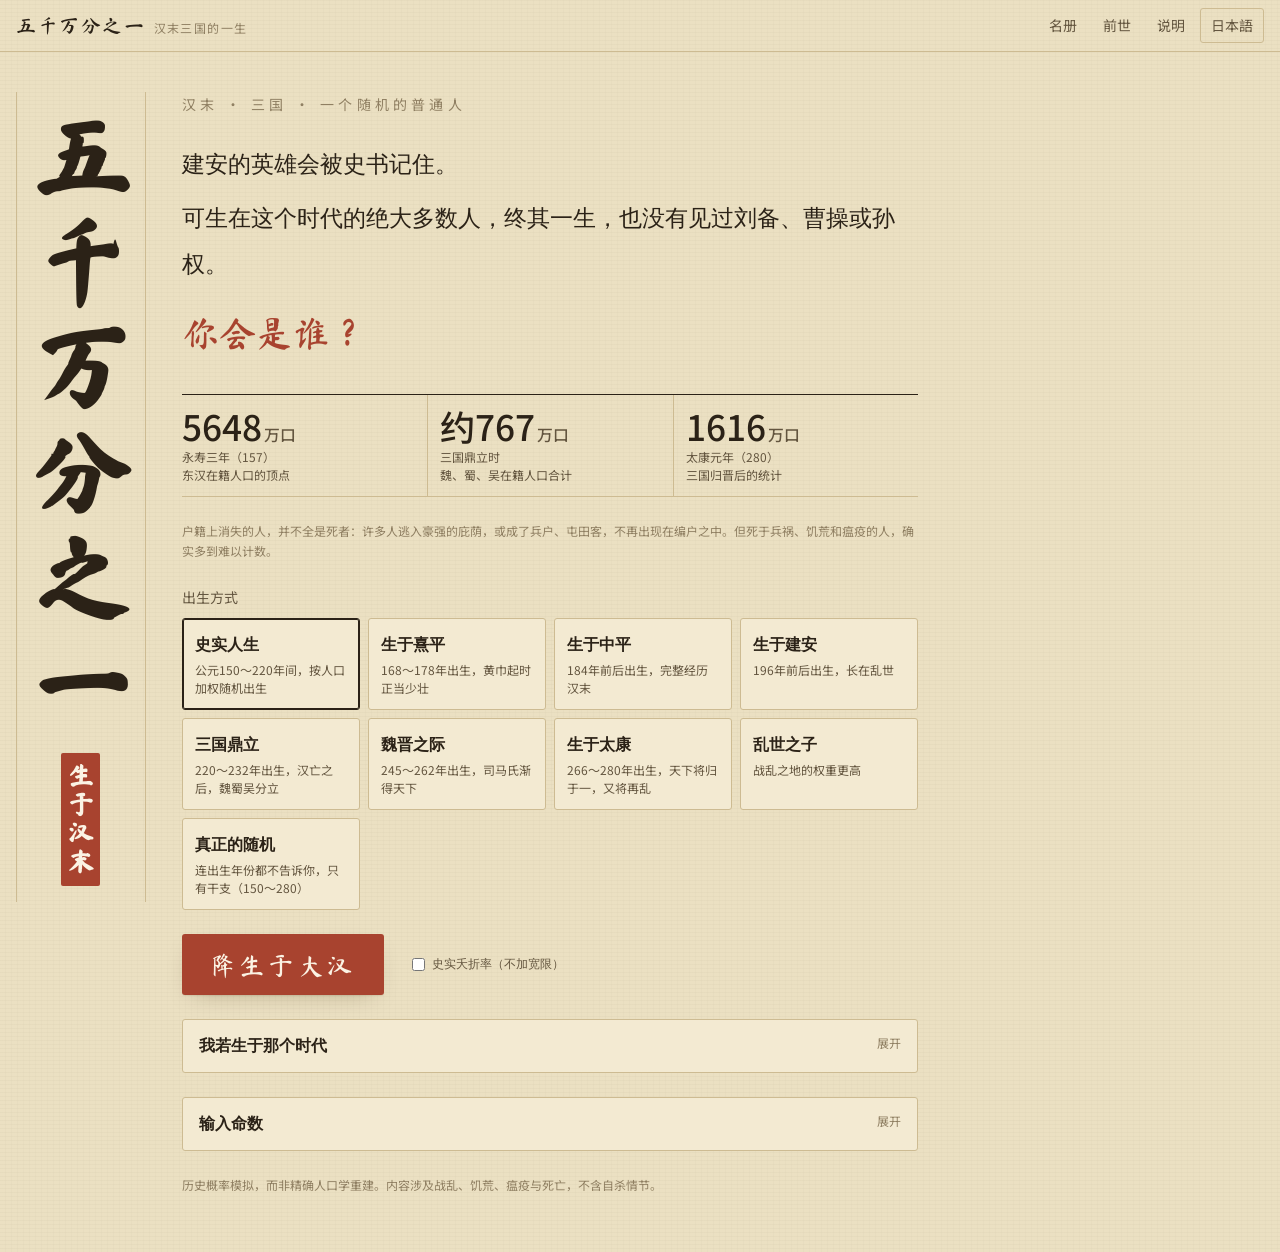
<file: index.html>
<!doctype html>
<html lang="zh-CN">
<head>
<meta charset="utf-8">
<meta name="viewport" content="width=device-width, initial-scale=1, viewport-fit=cover">
<title>五千万分之一</title>
<meta name="claude:viewport-fit-sides" content="cover">
<meta name="description" content="五千万分之一：随机降生为汉末三国时代的一个普通人，看完你的一生。">
<meta property="og:type" content="website">
<meta property="og:title" content="五千万分之一 · 汉末三国的一生">
<meta property="og:description" content="随机降生为汉末三国时代的一个普通人，看完你的一生。">
<meta property="og:locale" content="zh_CN">
<meta name="twitter:card" content="summary">
<link rel="icon" href="data:image/svg+xml,%3Csvg xmlns=%22http://www.w3.org/2000/svg%22 viewBox=%220 0 64 64%22%3E%3Crect width=%2264%22 height=%2264%22 rx=%2212%22 fill=%22%231c1a17%22/%3E%3Crect x=%2212%22 y=%2229%22 width=%2240%22 height=%226%22 rx=%223%22 fill=%22%23e9dfc8%22/%3E%3Ccircle cx=%2248%22 cy=%2216%22 r=%225%22 fill=%22%23b8402e%22/%3E%3C/svg%3E">
<link rel="preconnect" href="https://fonts.googleapis.com">
<link rel="preconnect" href="https://fonts.gstatic.com" crossorigin>
<link rel="stylesheet" href="https://fonts.googleapis.com/css2?family=Ma+Shan+Zheng&family=Noto+Sans+SC:wght@400;500;700&family=Noto+Serif+SC:wght@400;600;700&display=swap" media="print" onload="this.media='all'">
<noscript><link rel="stylesheet" href="https://fonts.googleapis.com/css2?family=Ma+Shan+Zheng&family=Noto+Sans+SC:wght@400;500;700&family=Noto+Serif+SC:wght@400;600;700&display=swap"></noscript>
<link rel="stylesheet" href="css/style.css">
</head>
<body>
<!--BODY-->
<header class="topbar">
  <div class="wrap">
    <button class="brand" id="btn-home" type="button">五千万分之一<small>汉末三国的一生</small></button>
    <nav class="nav" aria-label="页面">
      <button type="button" id="btn-codex">名册</button>
      <button type="button" id="btn-lives">前世</button>
      <button type="button" id="btn-about">说明</button>
      <a class="lang" id="lang-link" href="ja/index.html" lang="ja" hreflang="ja">日本語</a>
    </nav>
  </div>
</header>

<main>
  <!-- 开篇 -->
  <section class="screen" id="intro">
    <div class="wrap hero">
      <h1 class="scroll-title">五千万分之一<span class="seal">生于汉末</span></h1>
      <div class="hero-body">
        <p class="kicker">汉末 · 三国 · 一个随机的普通人</p>
        <div class="lede">
          <p>建安的英雄会被史书记住。</p>
          <p>可生在这个时代的绝大多数人，终其一生，也没有见过刘备、曹操或孙权。</p>
          <p class="q">你会是谁？</p>
        </div>

        <div class="census" aria-label="户口记录">
          <div><b class="num">5648<small>万口</small></b><span>永寿三年（157）<br>东汉在籍人口的顶点</span></div>
          <div><b class="num">约767<small>万口</small></b><span>三国鼎立时<br>魏、蜀、吴在籍人口合计</span></div>
          <div><b class="num">1616<small>万口</small></b><span>太康元年（280）<br>三国归晋后的统计</span></div>
        </div>
        <p class="footnote">户籍上消失的人，并不全是死者：许多人逃入豪强的庇荫，或成了兵户、屯田客，不再出现在编户之中。但死于兵祸、饥荒和瘟疫的人，确实多到难以计数。</p>

        <fieldset class="modes" id="modes">
          <legend>出生方式</legend>
          <label class="mode"><input type="radio" name="mode" value="history" checked><b>史实人生</b><span>公元150～220年间，按人口加权随机出生</span></label>
          <label class="mode"><input type="radio" name="mode" value="xiping"><b>生于熹平</b><span>168～178年出生，黄巾起时正当少壮</span></label>
          <label class="mode"><input type="radio" name="mode" value="zhongping"><b>生于中平</b><span>184年前后出生，完整经历汉末</span></label>
          <label class="mode"><input type="radio" name="mode" value="jianan"><b>生于建安</b><span>196年前后出生，长在乱世</span></label>
          <label class="mode"><input type="radio" name="mode" value="sanguo"><b>三国鼎立</b><span>220～232年出生，汉亡之后，魏蜀吴分立</span></label>
          <label class="mode"><input type="radio" name="mode" value="weijin"><b>魏晋之际</b><span>245～262年出生，司马氏渐得天下</span></label>
          <label class="mode"><input type="radio" name="mode" value="taikang"><b>生于太康</b><span>266～280年出生，天下将归于一，又将再乱</span></label>
          <label class="mode"><input type="radio" name="mode" value="chaos"><b>乱世之子</b><span>战乱之地的权重更高</span></label>
          <label class="mode"><input type="radio" name="mode" value="blind"><b>真正的随机</b><span>连出生年份都不告诉你，只有干支（150～280）</span></label>
        </fieldset>

        <div class="actions">
          <button class="btn-seal" id="btn-born" type="button">降生于大汉</button>
          <span class="ledger-strip" id="intro-ledger"></span>
          <label class="focus-chk" title="不勾选时，你本人在幼年会多一些运气；同时辰的其他人、你的家人与统计数字仍按史实"><input type="checkbox" id="harsh"> 史实夭折率（不加宽限）</label>
        </div>

        <details class="panel" id="mirror">
          <summary>我若生于那个时代</summary>
          <div class="inner">
            <p class="footnote">填写你现代的出生条件，生成一个"东汉等价出生条件"。在东汉，能读书识字的人不足一成；家境与学历越高，越可能落在士族或县吏之家，但并无保证。</p>
            <form id="mirror-form" class="form-grid">
              <label class="field">性别
                <select id="m-sex"><option value="M">男</option><option value="F">女</option></select>
              </label>
              <label class="field">出生地区
                <select id="m-prov"></select>
              </label>
              <label class="field">家庭经济
                <select id="m-tier"><option value="0">困难</option><option value="1" selected>普通</option><option value="2">小康</option><option value="3">富裕</option></select>
              </label>
              <label class="field">受教育程度
                <select id="m-edu"><option value="none">未上学</option><option value="basic">初中及以下</option><option value="high">高中</option><option value="college" selected>大学</option><option value="grad">研究生</option></select>
              </label>
              <label class="field">想降生的年代
                <select id="m-era"><option value="history" selected>随史实（150～220）</option><option value="xiping">熹平（168～178）</option><option value="zhongping">中平（182～186）</option><option value="jianan">建安（194～198）</option><option value="sanguo">三国鼎立（220～232）</option><option value="weijin">魏晋之际（245～262）</option><option value="taikang">太康（266～280）</option></select>
              </label>
              <label class="field">现在的职业方向
                <select id="m-job"><option value="" selected>不填 / 学生</option><option value="army">军人、警察、保安</option><option value="civil">公务员、事业单位</option><option value="edu">教师、科研</option><option value="med">医护</option><option value="biz">经商、销售</option><option value="craft">工程、技术、手艺</option><option value="farm">农业、体力劳动</option><option value="art">文艺、设计</option></select>
              </label>
              <label class="field">性子
                <select id="m-temper"><option value="" selected>说不清</option><option value="out">外向、爱热闹</option><option value="in">内向、好静</option><option value="cau">谨慎、怕事</option><option value="bold">胆大、爱冒险</option></select>
              </label>
              <label class="field">身体
                <select id="m-body"><option value="12">结实，很少生病</option><option value="0" selected>一般</option><option value="-12">体弱多病</option></select>
              </label>
            </form>
            <p class="footnote">职业与性子只改变天资、性情的倾向和出身的权重；想去从军的，在东汉更容易落在兵户、或者成年后选择「投军从戎」。</p>
            <div class="actions"><button class="btn primary" id="btn-mirror" type="button">以此降生</button></div>
          </div>
        </details>

        <details class="panel" id="seed-panel">
          <summary>输入命数</summary>
          <div class="inner">
            <p class="footnote">每一世都有一个命数。同一命数，同样的出身；但你的选择不同，人生便会不同。</p>
            <div class="actions">
              <label class="field" style="flex:1 1 12rem">命数<input type="text" id="seed-input" placeholder="例如 H-1K3X9Q" autocomplete="off" spellcheck="false"></label>
              <button class="btn" id="btn-seed" type="button">按此命数降生</button>
            </div>
          </div>
        </details>

        <p class="footnote">历史概率模拟，而非精确人口学重建。内容涉及战乱、饥荒、瘟疫与死亡，不含自杀情节。</p>
      </div>
    </div>
  </section>

  <!-- 降生 -->
  <section class="screen" id="birth" hidden>
    <div class="wrap birth">
      <div class="birth-head" id="birth-main"></div>
      <div class="birth-side">
        <div>
          <h2 class="sect-title">初生<em>属性</em></h2>
          <div class="attrs" id="birth-attrs"></div>
        </div>
        <div>
          <h2 class="sect-title">同一时辰<em>另有三人降生</em></h2>
          <div class="comps" id="birth-comps"></div>
        </div>
        <div class="actions">
          <button class="btn-seal" id="btn-start" type="button">开始这一生</button>
          <div class="seg" role="radiogroup" aria-label="速度" id="speed-birth"></div>
        </div>
      </div>
    </div>
  </section>

  <!-- 人生 -->
  <section class="screen" id="life" hidden style="padding-top:0">
    <div class="hud open">
      <div class="wrap">
        <div class="hud-row">
          <div class="hud-era"><b id="hud-era">—</b><span id="hud-sub"></span></div>
          <div class="hud-age"><span class="hud-name" id="hud-name"></span><b id="hud-age">0</b> 岁</div>
          <div class="hud-meta"><span id="hud-place"></span><span class="chip" id="hud-ctrl"><i></i><span></span></span><span class="num" id="hud-days"></span></div>
          <div class="controls">
            <button class="icon-btn" id="btn-play" type="button" aria-label="暂停"><svg viewBox="0 0 14 14" aria-hidden="true"><rect x="2" y="1" width="3.5" height="12"/><rect x="8.5" y="1" width="3.5" height="12"/></svg></button>
            <div class="seg" role="radiogroup" aria-label="速度" id="speed-hud"></div>
            <button class="btn" id="btn-skip" type="button">直接看结局</button>
            <button class="icon-btn more-btn" id="btn-more" type="button" aria-label="更多设置" aria-expanded="true" aria-controls="focus-row"><svg viewBox="0 0 14 14" aria-hidden="true"><rect x="1" y="2" width="12" height="1.6"/><rect x="1" y="6.2" width="12" height="1.6"/><rect x="1" y="10.4" width="12" height="1.6"/></svg></button>
          </div>
        </div>
        <div class="focus-row" id="focus-row">
          <label class="focus-sel" for="focus-select">眼下所重</label>
          <select id="focus-select"></select>
          <label class="focus-chk"><input type="checkbox" id="focus-auto" checked> 让系统决定</label>
          <p class="focus-why" id="focus-why"></p>
          <div class="focus-actions">
            <button class="btn" id="btn-spend" type="button">谋划与支用</button>
            <label class="focus-chk" title="开启后，每年按你的性情、眼下所重和家境，自动花掉一部分余财：添置、读书、交游、置产、打点仕途……"><input type="checkbox" id="auto-spend"> 自动支用</label>
            <label class="focus-chk" title="开启后，逃难、婚事、借债等大事也由系统替你决定"><input type="checkbox" id="auto-choice"> 大事也交给命运</label>
          </div>
        </div>
        <div class="season" id="season" aria-hidden="true"><span>春</span><span>夏</span><span>秋</span><span>冬</span></div>
      </div>
    </div>
    <div class="wrap">
      <div class="ticker" id="ticker"><b>史书上的这一年</b><p></p></div>
      <div class="tabs" role="tablist" id="tabs">
        <button type="button" role="tab" data-tab="chron" aria-selected="true">编年</button>
        <button type="button" role="tab" data-tab="reg" aria-selected="false">户籍</button>
        <button type="button" role="tab" data-tab="side" aria-selected="false">舆图</button>
        <button type="button" role="tab" data-tab="hanji" aria-selected="false">汉纪</button>
      </div>
      <div class="life-grid" id="life-grid" data-tab="chron">
        <aside class="pane reg" aria-label="户籍">
          <div>
            <h2 class="sect-title">户籍<em>按虚岁</em></h2>
            <div class="slips" id="slips"></div>
            <p class="slip-note">大男、大女：十五岁以上；使男、使女：七至十四岁；未使：七岁以下。仿走马楼吴简户籍格式。</p>
          </div>
          <div>
            <h2 class="sect-title">属性</h2>
            <div class="attrs" id="attrs"></div>
          </div>
          <dl class="status" id="status"></dl>
          <div>
            <h2 class="sect-title">此地法令<em id="laws-ruler"></em></h2>
            <ul class="laws" id="laws"></ul>
          </div>
          <div>
            <h2 class="sect-title">家计<em id="eco-head"></em></h2>
            <dl class="status eco" id="eco"></dl>
            <details class="eco-more"><summary>详情</summary><div id="eco-detail"></div></details>
          </div>
          <div>
            <h2 class="sect-title">亲人</h2>
            <ul class="family" id="family"></ul>
          </div>
          <div>
            <h2 class="sect-title">故交</h2>
            <ul class="family" id="friends"></ul>
          </div>
        </aside>
        <section class="pane chron-pane" aria-label="编年">
          <div class="chron-tools"><span>编年</span><button type="button" class="ghost" id="chron-order" title="切换编年的排列方向">最新在上 ⇅</button></div>
          <div class="chron" id="chron" aria-live="polite"></div>
        </section>
        <aside class="pane side" aria-label="舆图">
          <div>
            <h2 class="sect-title">舆图<em id="map-year"></em></h2>
            <div class="map-wrap" id="map-wrap"></div>
            <div class="legend" id="map-legend"></div>
            <p class="pop-note" id="pop-note"></p>
          </div>
          <div>
            <h2 class="sect-title">本郡情形<em id="reg-name"></em></h2>
            <dl class="status reg" id="reg"></dl>
            <p class="reg-note" id="reg-note"></p>
          </div>
          <div>
            <h2 class="sect-title">同一时辰降生的另外三人</h2>
            <div class="comps" id="comps"></div>
          </div>
        </aside>
      </div>
      <section class="hanji" id="hanji" aria-label="汉纪">
        <h2 class="sect-title">汉纪<em>一格一年</em></h2>
        <div class="hanji-scroll" id="hanji-scroll"></div>
        <div class="legend" id="hanji-legend"></div>
        <p class="hj-tip" id="hanji-tip"></p>
      </section>
    </div>
  </section>

  <!-- 终章 -->
  <section class="screen" id="end" hidden>
    <div class="wrap">
      <div class="end-grid">
        <div class="end-main" style="display:flex;flex-direction:column;gap:var(--s-5);min-width:0">
          <div class="stele" id="stele"></div>
          <div class="achs" id="achs"></div>
          <div class="afterword" id="afterword"></div>
          <div>
            <h2 class="sect-title">一生所历</h2>
            <div class="tiles" id="end-tiles"></div>
          </div>
          <div id="end-echo-wrap" hidden>
            <h2 class="sect-title">人生的回响<em>年轻时的选择，多年后回来找你</em></h2>
            <ul class="echoes" id="end-echo"></ul>
          </div>
          <div>
            <h2 class="sect-title">家人<em id="family-sum"></em></h2>
            <div class="lineage" id="lineage"></div>
            <div class="end-family" id="end-family"></div>
          </div>
          <div>
            <h2 class="sect-title">故交<em id="friends-sum"></em></h2>
            <div class="end-family" id="end-friends"></div>
          </div>
          <div>
            <h2 class="sect-title">与你同一时辰降生的人</h2>
            <div class="comps" id="end-comps"></div>
          </div>
        </div>
        <div class="end-side">
          <p class="verdict" id="verdict"></p>
          <div>
            <h2 class="sect-title">生存曲线<em>每个年龄仍然活着的比例</em></h2>
            <div class="key"><span><i class="han"></i>生于汉末（本模拟）</span><span><i class="mod"></i>现代中国（近似参考）</span></div>
            <div class="chart-box" id="surv"></div>
            <details><summary class="footnote">查看数据</summary><div id="surv-table"></div></details>
          </div>
          <div>
            <h2 class="sect-title">同时代的人死于什么</h2>
            <div class="causes" id="causes"></div>
          </div>
        </div>
      </div>
      <section class="hanji" id="end-hanji-wrap">
        <h2 class="sect-title">汉纪<em>一格一年</em></h2>
        <div class="hanji-scroll" id="end-hanji"></div>
        <div class="legend" id="end-hanji-legend"></div>
        <p class="hj-tip" id="end-hanji-tip"></p>
      </section>
      <div class="end-actions">
        <button class="btn-seal" id="btn-again" type="button">再入轮回</button>
        <button class="btn primary" id="btn-heir" type="button" hidden>以子孙之身继续</button>
        <button class="btn" id="btn-copy" type="button">复制墓志</button>
        <button class="btn" id="btn-back" type="button">回到开篇</button>
        <span class="seed-code" id="seed-code"></span>
      </div>
      <details class="panel full-chron" id="full-chron">
        <summary>完整编年</summary>
        <div class="inner"><div class="chron" id="end-chron"></div></div>
      </details>
    </div>
  </section>
</main>

<dialog id="dlg-codex" aria-labelledby="codex-h">
  <div class="dlg-head"><h2 id="codex-h">名册</h2><button class="ghost" type="button" data-close>关闭</button></div>
  <div class="dlg-body"><p class="footnote" id="codex-sum"></p><div class="codex" id="codex"></div></div>
</dialog>
<dialog id="dlg-lives" aria-labelledby="lives-h">
  <div class="dlg-head"><h2 id="lives-h">前世</h2><button class="ghost" type="button" data-close>关闭</button></div>
  <div class="dlg-body"><p class="footnote" id="lives-sum"></p><ul class="lives" id="lives"></ul></div>
</dialog>
<dialog id="dlg-spend" aria-labelledby="spend-h">
  <div class="dlg-head"><h2 id="spend-h">谋划与支用</h2><button class="ghost" type="button" data-close>关闭</button></div>
  <div class="dlg-body"><p class="spend-room" id="spend-room"></p><div id="spend-list"></div><p class="footnote">口粮、衣物、赋税这些必要的开销每年自动结算；这里只能动用结余下来的钱。价格以"钱值"计：钱币、布帛、谷物折算成钱后的总数。</p></div>
</dialog>
<dialog id="dlg-about" aria-labelledby="about-h">
  <div class="dlg-head"><h2 id="about-h">说明</h2><button class="ghost" type="button" data-close>关闭</button></div>
  <div class="dlg-body">
    <p>你会随机降生为东汉末年到西晋末年之间的一个普通人，模拟的年代写到公元 350 年为止。出生地按《续汉书·郡国志》所载各郡人口加权抽取，再随战乱、逃亡与迁徙逐年修正；身份阶层、家境、亲属和寿命都按概率生成。</p>
    <p>历史事件不是剧情，而是"天气"：它们按年份和地区改变战乱、饥荒、疫病、迁徙与征兵的风险。远方的大事，往往要过一两年才以传闻的形式传到你耳中。</p>
    <p>偶尔你需要做出选择：逃难还是留守，应募还是回家，答应还是再等等。选择会改变概率，但不会决定结果。历史人物会出现，但概率很低；出身越高、做了官、识字或有名声的人，越可能遇见他们，有些人物也只有士人才见得到。</p>
    <p>五项属性：体魄（疾病、饥荒、战争中的存活）、家业（土地、粮食、抗风险）、才学（识字、入仕）、人望（宗族、乡里、婚姻）、名声（中年后才可能出现）。此外还有看不见的性情与天资：幼时的一两个瞬间会悄悄塑造它们，天资要靠日后的行为才会显露。</p>
    <p>「眼下所重」是这个人这一阶段把心力放在哪里。默认由系统按年龄、性情、家境、身份、眼前的难处和过去的习惯来判断；你可以拨一下方向，但人不一定全听你的。</p>
    <p>家计每年自动结算：田收、纺织、佣作、俸禄，减去口粮、衣物、盐铁、赋税（汉之算赋口钱更赋、曹魏户调、西晋户调式），剩下的才是"岁余"。入不敷出就动用积蓄，积蓄用尽就欠债；债务压身时，才会让你做真正的大决定。家产、家中余财和你自己的私蓄是分开的——成了户主，才能动用家里的钱。</p>
    <p>出身决定了一个人能走多远：世家大族的子弟有门第、联姻和门生故吏，也要在董卓、袁曹、高平陵这样的关头站队；寒门的天资，往往只换得一个书佐、一个匠籍。女子不能出仕从军，多半不得读书，要面对婆家、"七出"和守寡后的田产。南方多稻、多瘴疠、信巫鬼，北方多粟麦、多兵祸、近胡骑。</p>
    <p>汉末大约每三四个孩子里，就有一个活不过五岁。为了让你能看到一生，默认给你本人在幼年留了些"宽限"；你的兄弟姐妹、子女、同一时辰降生的其他人和结局里的统计，仍按史实。想体验原本的残酷，可以在开篇勾选"史实夭折率"。</p>
    <p><b>这是历史概率模拟，而非精确人口学重建。</b>三国时代没有完整的人口统计，许多数值是依据史料所作的估计。</p>
    <ul class="sources">
      <li>《后汉书》《续汉书·郡国志》（永和五年郡国户口）</li>
      <li>《三国志》及裴松之注</li>
      <li>《晋书》（地理志、食货志、宣帝纪等）</li>
      <li>长沙走马楼三国吴简（户籍简格式）</li>
      <li>葛剑雄《中国人口史》等现代研究（人口估算的数量级）</li>
    </ul>
    <p class="footnote">记录（前世与名册）只保存在你的浏览器里。</p>
  </div>
</dialog>
<!--/BODY-->
<script src="js/data.js"></script>
<script src="js/history.js"></script>
<script src="js/choices.js"></script>
<script src="js/hardship.js"></script>
<script src="js/laws.js"></script>
<script src="js/region.js"></script>
<script src="js/engine.js"></script>
<script src="js/ui.js"></script>
</body>
</html>
</file>
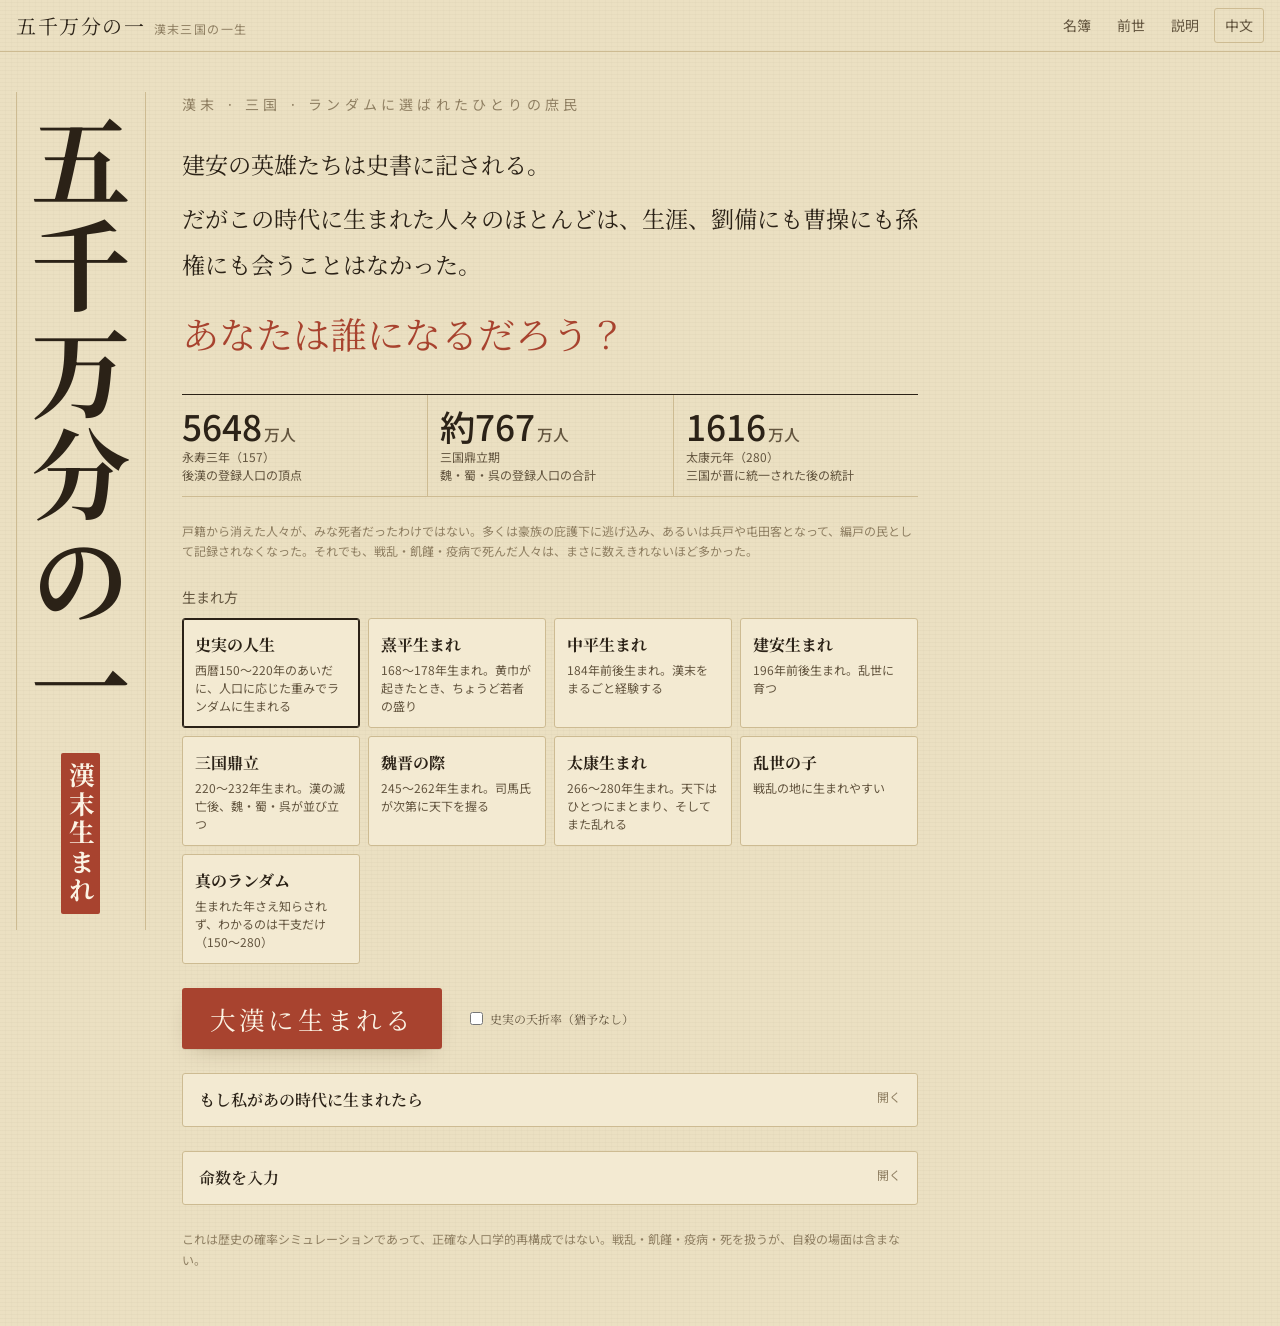
<file: ja/index.html>
<!doctype html>
<html lang="ja">
<head>
<meta charset="utf-8">
<meta name="viewport" content="width=device-width, initial-scale=1, viewport-fit=cover">
<title>五千万分の一</title>
<meta name="claude:viewport-fit-sides" content="cover">
<meta name="description" content="五千万分の一：漢末三国時代のひとりの庶民としてランダムに生まれ、その一生を見届ける。">
<meta property="og:type" content="website">
<meta property="og:title" content="五千万分の一 · 漢末三国の一生">
<meta property="og:description" content="漢末三国時代のひとりの庶民としてランダムに生まれ、その一生を見届ける。">
<meta property="og:locale" content="ja_JP">
<meta name="twitter:card" content="summary">
<link rel="icon" href="data:image/svg+xml,%3Csvg xmlns=%22http://www.w3.org/2000/svg%22 viewBox=%220 0 64 64%22%3E%3Crect width=%2264%22 height=%2264%22 rx=%2212%22 fill=%22%231c1a17%22/%3E%3Crect x=%2212%22 y=%2229%22 width=%2240%22 height=%226%22 rx=%223%22 fill=%22%23e9dfc8%22/%3E%3Ccircle cx=%2248%22 cy=%2216%22 r=%225%22 fill=%22%23b8402e%22/%3E%3C/svg%3E">
<link rel="preconnect" href="https://fonts.googleapis.com">
<link rel="preconnect" href="https://fonts.gstatic.com" crossorigin>
<link rel="stylesheet" href="https://fonts.googleapis.com/css2?family=Yuji+Syuku&family=Noto+Sans+JP:wght@400;500;700&family=Noto+Serif+JP:wght@400;600;700&display=swap" media="print" onload="this.media='all'">
<noscript><link rel="stylesheet" href="https://fonts.googleapis.com/css2?family=Yuji+Syuku&family=Noto+Sans+JP:wght@400;500;700&family=Noto+Serif+JP:wght@400;600;700&display=swap"></noscript>
<link rel="stylesheet" href="../css/style.css">
</head>
<body>
<!--BODY-->
<style>
/* 日本語版：仮名を含む日本語フォント（中国語フォントには仮名がなく、漢字も中国の字形になる） */
:root { --font-display: "Yuji Syuku", "Noto Serif JP", "Hiragino Mincho ProN", "Yu Mincho", serif; --font-body: "Noto Serif JP", "Hiragino Mincho ProN", "Yu Mincho", serif; --font-ui: "Noto Sans JP", "Hiragino Sans", "Yu Gothic", "Meiryo", sans-serif; }
details.panel > summary::after { content: "開く"; }
details.panel[open] > summary::after { content: "閉じる"; }
</style>
<header class="topbar">
  <div class="wrap">
    <button class="brand" id="btn-home" type="button">五千万分の一<small>漢末三国の一生</small></button>
    <nav class="nav" aria-label="ページ">
      <button type="button" id="btn-codex">名簿</button>
      <button type="button" id="btn-lives">前世</button>
      <button type="button" id="btn-about">説明</button>
      <a class="lang" id="lang-link" href="../index.html" lang="zh-Hans" hreflang="zh-Hans">中文</a>
    </nav>
  </div>
</header>

<main>
  <!-- 開篇 -->
  <section class="screen" id="intro">
    <div class="wrap hero">
      <h1 class="scroll-title">五千万分の一<span class="seal">漢末生まれ</span></h1>
      <div class="hero-body">
        <p class="kicker">漢末 · 三国 · ランダムに選ばれたひとりの庶民</p>
        <div class="lede">
          <p>建安の英雄たちは史書に記される。</p>
          <p>だがこの時代に生まれた人々のほとんどは、生涯、劉備にも曹操にも孫権にも会うことはなかった。</p>
          <p class="q">あなたは誰になるだろう？</p>
        </div>

        <div class="census" aria-label="戸口の記録">
          <div><b class="num">5648<small>万人</small></b><span>永寿三年（157）<br>後漢の登録人口の頂点</span></div>
          <div><b class="num">約767<small>万人</small></b><span>三国鼎立期<br>魏・蜀・呉の登録人口の合計</span></div>
          <div><b class="num">1616<small>万人</small></b><span>太康元年（280）<br>三国が晋に統一された後の統計</span></div>
        </div>
        <p class="footnote">戸籍から消えた人々が、みな死者だったわけではない。多くは豪族の庇護下に逃げ込み、あるいは兵戸や屯田客となって、編戸の民として記録されなくなった。それでも、戦乱・飢饉・疫病で死んだ人々は、まさに数えきれないほど多かった。</p>

        <fieldset class="modes" id="modes">
          <legend>生まれ方</legend>
          <label class="mode"><input type="radio" name="mode" value="history" checked><b>史実の人生</b><span>西暦150～220年のあいだに、人口に応じた重みでランダムに生まれる</span></label>
          <label class="mode"><input type="radio" name="mode" value="xiping"><b>熹平生まれ</b><span>168～178年生まれ。黄巾が起きたとき、ちょうど若者の盛り</span></label>
          <label class="mode"><input type="radio" name="mode" value="zhongping"><b>中平生まれ</b><span>184年前後生まれ。漢末をまるごと経験する</span></label>
          <label class="mode"><input type="radio" name="mode" value="jianan"><b>建安生まれ</b><span>196年前後生まれ。乱世に育つ</span></label>
          <label class="mode"><input type="radio" name="mode" value="sanguo"><b>三国鼎立</b><span>220～232年生まれ。漢の滅亡後、魏・蜀・呉が並び立つ</span></label>
          <label class="mode"><input type="radio" name="mode" value="weijin"><b>魏晋の際</b><span>245～262年生まれ。司馬氏が次第に天下を握る</span></label>
          <label class="mode"><input type="radio" name="mode" value="taikang"><b>太康生まれ</b><span>266～280年生まれ。天下はひとつにまとまり、そしてまた乱れる</span></label>
          <label class="mode"><input type="radio" name="mode" value="chaos"><b>乱世の子</b><span>戦乱の地に生まれやすい</span></label>
          <label class="mode"><input type="radio" name="mode" value="blind"><b>真のランダム</b><span>生まれた年さえ知らされず、わかるのは干支だけ（150～280）</span></label>
        </fieldset>

        <div class="actions">
          <button class="btn-seal" id="btn-born" type="button">大漢に生まれる</button>
          <span class="ledger-strip" id="intro-ledger"></span>
          <label class="focus-chk" title="チェックしない場合、あなた本人は幼年期に少し運に恵まれる。同じ時刻に生まれた他の人々、家族、統計の数字は史実どおり"><input type="checkbox" id="harsh"> 史実の夭折率（猶予なし）</label>
        </div>

        <details class="panel" id="mirror">
          <summary>もし私があの時代に生まれたら</summary>
          <div class="inner">
            <p class="footnote">現代のあなたの生まれの条件を入力すると、「後漢における相当の生まれ」を作り出す。後漢では読み書きのできる人は一割に満たなかった。家庭の経済状況と学歴が高いほど士族や県吏の家に生まれやすくなるが、保証はない。</p>
            <form id="mirror-form" class="form-grid">
              <label class="field">性別
                <select id="m-sex"><option value="M">男</option><option value="F">女</option></select>
              </label>
              <label class="field">出生地域
                <select id="m-prov"></select>
              </label>
              <label class="field">家庭の経済状況
                <select id="m-tier"><option value="0">苦しい</option><option value="1" selected>普通</option><option value="2">まずまず</option><option value="3">裕福</option></select>
              </label>
              <label class="field">学歴
                <select id="m-edu"><option value="none">学校に通っていない</option><option value="basic">中学以下</option><option value="high">高校</option><option value="college" selected>大学</option><option value="grad">大学院</option></select>
              </label>
              <label class="field">生まれたい時代
                <select id="m-era"><option value="history" selected>史実どおり（150～220）</option><option value="xiping">熹平（168～178）</option><option value="zhongping">中平（182～186）</option><option value="jianan">建安（194～198）</option><option value="sanguo">三国鼎立（220～232）</option><option value="weijin">魏晋の際（245～262）</option><option value="taikang">太康（266～280）</option></select>
              </label>
              <label class="field">現在の職業
                <select id="m-job"><option value="" selected>未記入 / 学生</option><option value="army">軍人・警察・警備</option><option value="civil">公務員・公的機関</option><option value="edu">教師・研究者</option><option value="med">医療</option><option value="biz">商売・営業</option><option value="craft">エンジニア・技術・職人</option><option value="farm">農業・肉体労働</option><option value="art">芸術・デザイン</option></select>
              </label>
              <label class="field">気性
                <select id="m-temper"><option value="" selected>よくわからない</option><option value="out">外向的・にぎやか好き</option><option value="in">内向的・静か好き</option><option value="cau">慎重・事なかれ</option><option value="bold">大胆・冒険好き</option></select>
              </label>
              <label class="field">体
                <select id="m-body"><option value="12">丈夫で、めったに病気をしない</option><option value="0" selected>ふつう</option><option value="-12">病弱</option></select>
              </label>
            </form>
            <p class="footnote">職業と気性が変えるのは、天分と性情の傾向、そして生まれの重みだけだ。軍に入りたい人は、後漢では兵戸に生まれやすく、あるいは成人後に軍に身を投じる道を選びやすくなる。</p>
            <div class="actions"><button class="btn primary" id="btn-mirror" type="button">この条件で生まれる</button></div>
          </div>
        </details>

        <details class="panel" id="seed-panel">
          <summary>命数を入力</summary>
          <div class="inner">
            <p class="footnote">どの一生にも命数がある。同じ命数なら同じ生まれ。だが選択が違えば、人生も違ってくる。</p>
            <div class="actions">
              <label class="field" style="flex:1 1 12rem">命数<input type="text" id="seed-input" placeholder="例：H-1K3X9Q" autocomplete="off" spellcheck="false"></label>
              <button class="btn" id="btn-seed" type="button">この命数で生まれる</button>
            </div>
          </div>
        </details>

        <p class="footnote">これは歴史の確率シミュレーションであって、正確な人口学的再構成ではない。戦乱・飢饉・疫病・死を扱うが、自殺の場面は含まない。</p>
      </div>
    </div>
  </section>

  <!-- 降生 -->
  <section class="screen" id="birth" hidden>
    <div class="wrap birth">
      <div class="birth-head" id="birth-main"></div>
      <div class="birth-side">
        <div>
          <h2 class="sect-title">誕生時の<em>属性</em></h2>
          <div class="attrs" id="birth-attrs"></div>
        </div>
        <div>
          <h2 class="sect-title">同じ時刻に<em>ほかに三人が生まれた</em></h2>
          <div class="comps" id="birth-comps"></div>
        </div>
        <div class="actions">
          <button class="btn-seal" id="btn-start" type="button">この一生を始める</button>
          <div class="seg" role="radiogroup" aria-label="速度" id="speed-birth"></div>
        </div>
      </div>
    </div>
  </section>

  <!-- 人生 -->
  <section class="screen" id="life" hidden style="padding-top:0">
    <div class="hud open">
      <div class="wrap">
        <div class="hud-row">
          <div class="hud-era"><b id="hud-era">—</b><span id="hud-sub"></span></div>
          <div class="hud-age"><span class="hud-name" id="hud-name"></span><b id="hud-age">0</b> 歳</div>
          <div class="hud-meta"><span id="hud-place"></span><span class="chip" id="hud-ctrl"><i></i><span></span></span><span class="num" id="hud-days"></span></div>
          <div class="controls">
            <button class="icon-btn" id="btn-play" type="button" aria-label="一時停止"><svg viewBox="0 0 14 14" aria-hidden="true"><rect x="2" y="1" width="3.5" height="12"/><rect x="8.5" y="1" width="3.5" height="12"/></svg></button>
            <div class="seg" role="radiogroup" aria-label="速度" id="speed-hud"></div>
            <button class="btn" id="btn-skip" type="button">結末まで飛ばす</button>
            <button class="icon-btn more-btn" id="btn-more" type="button" aria-label="設定" aria-expanded="true" aria-controls="focus-row"><svg viewBox="0 0 14 14" aria-hidden="true"><rect x="1" y="2" width="12" height="1.6"/><rect x="1" y="6.2" width="12" height="1.6"/><rect x="1" y="10.4" width="12" height="1.6"/></svg></button>
          </div>
        </div>
        <div class="focus-row" id="focus-row">
          <label class="focus-sel" for="focus-select">目下の重点</label>
          <select id="focus-select"></select>
          <label class="focus-chk"><input type="checkbox" id="focus-auto" checked> システムに任せる</label>
          <p class="focus-why" id="focus-why"></p>
          <div class="focus-actions">
            <button class="btn" id="btn-spend" type="button">計画と支出</button>
            <label class="focus-chk" title="オンにすると、毎年あなたの性情・目下の重点・暮らし向きに応じて、余財の一部を自動で使う：買い物、学問、交遊、不動産、仕官の根回し……"><input type="checkbox" id="auto-spend"> 自動支出</label>
            <label class="focus-chk" title="オンにすると、避難・縁談・借金などの大事もシステムが代わりに決める"><input type="checkbox" id="auto-choice"> 大事も運命に任せる</label>
          </div>
        </div>
        <div class="season" id="season" aria-hidden="true"><span>春</span><span>夏</span><span>秋</span><span>冬</span></div>
      </div>
    </div>
    <div class="wrap">
      <div class="ticker" id="ticker"><b>史書に見るこの年</b><p></p></div>
      <div class="tabs" role="tablist" id="tabs">
        <button type="button" role="tab" data-tab="chron" aria-selected="true">編年</button>
        <button type="button" role="tab" data-tab="reg" aria-selected="false">戸籍</button>
        <button type="button" role="tab" data-tab="side" aria-selected="false">地図</button>
        <button type="button" role="tab" data-tab="hanji" aria-selected="false">漢紀</button>
      </div>
      <div class="life-grid" id="life-grid" data-tab="chron">
        <aside class="pane reg" aria-label="戸籍">
          <div>
            <h2 class="sect-title">戸籍<em>数え年</em></h2>
            <div class="slips" id="slips"></div>
            <p class="slip-note">大男・大女：十五歳以上。使男・使女：七～十四歳。未使：七歳未満。走馬楼呉簡の戸籍の書式にならう。</p>
          </div>
          <div>
            <h2 class="sect-title">属性</h2>
            <div class="attrs" id="attrs"></div>
          </div>
          <dl class="status" id="status"></dl>
          <div>
            <h2 class="sect-title">この地の法令<em id="laws-ruler"></em></h2>
            <ul class="laws" id="laws"></ul>
          </div>
          <div>
            <h2 class="sect-title">家計<em id="eco-head"></em></h2>
            <dl class="status eco" id="eco"></dl>
            <details class="eco-more"><summary>詳細</summary><div id="eco-detail"></div></details>
          </div>
          <div>
            <h2 class="sect-title">親族</h2>
            <ul class="family" id="family"></ul>
          </div>
          <div>
            <h2 class="sect-title">旧友</h2>
            <ul class="family" id="friends"></ul>
          </div>
        </aside>
        <section class="pane chron-pane" aria-label="編年">
          <div class="chron-tools"><span>編年</span><button type="button" class="ghost" id="chron-order" title="編年の並び順を切り替える">最新を上に ⇅</button></div>
          <div class="chron" id="chron" aria-live="polite"></div>
        </section>
        <aside class="pane side" aria-label="地図">
          <div>
            <h2 class="sect-title">地図<em id="map-year"></em></h2>
            <div class="map-wrap" id="map-wrap"></div>
            <div class="legend" id="map-legend"></div>
            <p class="pop-note" id="pop-note"></p>
          </div>
          <div>
            <h2 class="sect-title">本郡の情勢<em id="reg-name"></em></h2>
            <dl class="status reg" id="reg"></dl>
            <p class="reg-note" id="reg-note"></p>
          </div>
          <div>
            <h2 class="sect-title">同じ時刻に生まれたほかの三人</h2>
            <div class="comps" id="comps"></div>
          </div>
        </aside>
      </div>
      <section class="hanji" id="hanji" aria-label="漢紀">
        <h2 class="sect-title">漢紀<em>一マス一年</em></h2>
        <div class="hanji-scroll" id="hanji-scroll"></div>
        <div class="legend" id="hanji-legend"></div>
        <p class="hj-tip" id="hanji-tip"></p>
      </section>
    </div>
  </section>

  <!-- 終章 -->
  <section class="screen" id="end" hidden>
    <div class="wrap">
      <div class="end-grid">
        <div class="end-main" style="display:flex;flex-direction:column;gap:var(--s-5);min-width:0">
          <div class="stele" id="stele"></div>
          <div class="achs" id="achs"></div>
          <div class="afterword" id="afterword"></div>
          <div>
            <h2 class="sect-title">一生の歩み</h2>
            <div class="tiles" id="end-tiles"></div>
          </div>
          <div id="end-echo-wrap" hidden>
            <h2 class="sect-title">人生の残響<em>若き日の選択が、長い年月を経て返ってくる</em></h2>
            <ul class="echoes" id="end-echo"></ul>
          </div>
          <div>
            <h2 class="sect-title">家族<em id="family-sum"></em></h2>
            <div class="lineage" id="lineage"></div>
            <div class="end-family" id="end-family"></div>
          </div>
          <div>
            <h2 class="sect-title">旧友<em id="friends-sum"></em></h2>
            <div class="end-family" id="end-friends"></div>
          </div>
          <div>
            <h2 class="sect-title">あなたと同じ時刻に生まれた人々</h2>
            <div class="comps" id="end-comps"></div>
          </div>
        </div>
        <div class="end-side">
          <p class="verdict" id="verdict"></p>
          <div>
            <h2 class="sect-title">生存曲線<em>各年齢でまだ生きている割合</em></h2>
            <div class="key"><span><i class="han"></i>漢末生まれ（本シミュレーション）</span><span><i class="mod"></i>現代中国（参考値）</span></div>
            <div class="chart-box" id="surv"></div>
            <details><summary class="footnote">データを見る</summary><div id="surv-table"></div></details>
          </div>
          <div>
            <h2 class="sect-title">同時代の人々は何で死んだか</h2>
            <div class="causes" id="causes"></div>
          </div>
        </div>
      </div>
      <section class="hanji" id="end-hanji-wrap">
        <h2 class="sect-title">漢紀<em>一マス一年</em></h2>
        <div class="hanji-scroll" id="end-hanji"></div>
        <div class="legend" id="end-hanji-legend"></div>
        <p class="hj-tip" id="end-hanji-tip"></p>
      </section>
      <div class="end-actions">
        <button class="btn-seal" id="btn-again" type="button">ふたたび輪廻へ</button>
        <button class="btn primary" id="btn-heir" type="button" hidden>子孫として続ける</button>
        <button class="btn" id="btn-copy" type="button">墓誌をコピー</button>
        <button class="btn" id="btn-back" type="button">最初に戻る</button>
        <span class="seed-code" id="seed-code"></span>
      </div>
      <details class="panel full-chron" id="full-chron">
        <summary>編年の全文</summary>
        <div class="inner"><div class="chron" id="end-chron"></div></div>
      </details>
    </div>
  </section>
</main>

<dialog id="dlg-codex" aria-labelledby="codex-h">
  <div class="dlg-head"><h2 id="codex-h">名簿</h2><button class="ghost" type="button" data-close>閉じる</button></div>
  <div class="dlg-body"><p class="footnote" id="codex-sum"></p><div class="codex" id="codex"></div></div>
</dialog>
<dialog id="dlg-lives" aria-labelledby="lives-h">
  <div class="dlg-head"><h2 id="lives-h">前世</h2><button class="ghost" type="button" data-close>閉じる</button></div>
  <div class="dlg-body"><p class="footnote" id="lives-sum"></p><ul class="lives" id="lives"></ul></div>
</dialog>
<dialog id="dlg-spend" aria-labelledby="spend-h">
  <div class="dlg-head"><h2 id="spend-h">計画と支出</h2><button class="ghost" type="button" data-close>閉じる</button></div>
  <div class="dlg-body"><p class="spend-room" id="spend-room"></p><div id="spend-list"></div><p class="footnote">食糧・衣服・税といった必要な出費は毎年自動で精算される。ここで使えるのは残った余財だけだ。金額は「銭」で表す：銭貨・布帛・穀物を銭に換算した合計。</p></div>
</dialog>
<dialog id="dlg-about" aria-labelledby="about-h">
  <div class="dlg-head"><h2 id="about-h">説明</h2><button class="ghost" type="button" data-close>閉じる</button></div>
  <div class="dlg-body">
    <p>あなたは後漢末から西晋末までのあいだに、ひとりの庶民としてランダムに生まれる。シミュレーションは西暦 350 年までを描く。出生地は『続漢書』郡国志に載る各郡の人口で重みづけして抽選し、戦乱・逃亡・移住に応じて毎年補正する。身分階層、暮らし向き、親族、寿命はすべて確率で生成される。</p>
    <p>歴史上の出来事は筋書きではなく「天気」だ。年と地域に応じて、戦乱・飢饉・疫病・移住・徴兵の危険を変える。遠方の大事は、一、二年たってから噂としてあなたの耳に届くことが多い。</p>
    <p>ときどき選択を迫られる。逃げるか留まるか、応募するか帰郷するか、承諾するかもう少し待つか。選択は確率を変えるが、結果を決めはしない。歴史上の人物も登場するが、その確率は低い。生まれが高い人、官に就いた人、読み書きができる人、名声のある人ほど出会いやすく、士人にしか会えない人物もいる。</p>
    <p>五つの属性：体魄（病気・飢饉・戦争での生存）、家業（土地・食糧・危機への備え）、才学（読み書き・仕官）、人望（宗族・郷里・婚姻）、名声（中年以降にはじめて現れうる）。ほかに目に見えない性情と天分がある。幼い頃の一、二の瞬間がひそかにそれらを形づくり、天分はのちの行いによってはじめて表に出る。</p>
    <p>「目下の重点」は、この人がこの時期どこに心力を注いでいるかを表す。既定では、年齢・性情・暮らし向き・身分・目の前の困難・これまでの習慣からシステムが判断する。向きを少し変えることはできるが、人はあなたの言うことを全部聞くとは限らない。</p>
    <p>家計は毎年自動で精算される。田の収穫、糸紡ぎと機織り、僱われ仕事、俸禄から、食糧・衣服・塩と鉄・税（漢の算賦・口銭・更賦、曹魏の戸調、西晋の戸調式）を差し引いた残りが「余剰」だ。収入が足りなければ蓄えを取り崩し、蓄えが尽きれば借金をする。借金が重くのしかかったとき、はじめて本当に大きな決断を迫られる。家産、家の余財、あなた自身の私財は別々で——戸主になってはじめて家の金を動かせる。</p>
    <p>生まれが、人がどこまで行けるかを決める。名門大族の子弟には門第と縁組と門生故吏があるが、董卓、袁曹、高平陵のような岐路では、どちらにつくかを迫られる。寒門の天分は、せいぜい書佐の職ひとつ、匠籍ひとつにしかならないことが多い。女子は仕官も従軍もできず、たいていは学問もさせてもらえず、婚家、「七出」、そして寡婦となった後の田産に向き合わねばならない。南方は稲が多く、瘴癘が多く、巫鬼を信じる。北方は粟と麦が多く、戦乱が多く、胡騎が近い。</p>
    <p>漢末には、子ども三、四人に一人が五歳まで生きられなかった。一生を見届けられるよう、既定ではあなた本人の幼年期に少し「猶予」を設けてある。兄弟姉妹、子ども、同じ時刻に生まれた他の人々、結末の統計は史実どおりだ。本来の過酷さを味わいたければ、最初の画面で「史実の夭折率」にチェックを入れればよい。</p>
    <p><b>これは歴史の確率シミュレーションであって、正確な人口学的再構成ではない。</b>三国時代には完全な人口統計がなく、多くの数値は史料にもとづく推定である。</p>
    <ul class="sources">
      <li>『後漢書』『続漢書』郡国志（永和五年の郡国戸口）</li>
      <li>『三国志』および裴松之注</li>
      <li>『晋書』（地理志・食貨志・宣帝紀など）</li>
      <li>長沙走馬楼三国呉簡（戸籍簡の書式）</li>
      <li>葛剣雄『中国人口史』などの現代の研究（人口推計の桁）</li>
    </ul>
    <p class="footnote">記録（前世と名簿）はあなたのブラウザの中にだけ保存される。</p>
  </div>
</dialog>
<!--/BODY-->
<script src="js/data.js"></script>
<script src="js/history.js"></script>
<script src="js/choices.js"></script>
<script src="js/hardship.js"></script>
<script src="js/laws.js"></script>
<script src="js/region.js"></script>
<script src="js/engine.js"></script>
<script src="js/ui.js"></script>
</body>
</html>
</file>
<file: css/style.css>
/* 五千万分之一
 * 版式：开篇为竖排卷轴标题；人生页为"户籍简 | 编年 | 舆图"三栏，下接"汉纪·一格一年"；窄屏改为分页签。
 */
:root {
  /* 帛书昏黄（浅色） */
  --silk: #ebe0c2;
  --silk-2: #f3ead2;
  --silk-3: #e2d5b2;
  --ink: #2b2217;
  --ink-2: #63553f;
  --ink-3: #8f7f62;
  --rule: #cdbb92;
  --cinnabar: #a8432f;
  --cinnabar-ink: #fbf3e4;
  --azurite: #2b62a8;
  --bamboo: #d8c189;
  --bamboo-edge: #b39857;
  --bamboo-ink: #2a2014;
  --f-han: #c08a1e;
  --f-wei: #2b62a8;
  --f-shu: #1f8a6a;
  --f-wu: #c4502a;
  --f-jin: #7a52b0;
  --f-other: #8c7a5c;
  --c-normal: #cfbd90;
  --c-hard: #7d6c50;
  --shadow: 0 1px 0 rgba(60, 40, 10, .08), 0 8px 24px -12px rgba(60, 40, 10, .35);

  --font-display: "Ma Shan Zheng", "STKaiti", "KaiTi", "Kaiti SC", serif;
  --font-body: "Noto Serif SC", "Songti SC", "STSong", "SimSun", serif;
  --font-ui: "Noto Sans SC", "PingFang SC", "Microsoft YaHei", sans-serif;

  --s-1: 4px; --s-2: 8px; --s-3: 12px; --s-4: 16px; --s-5: 24px; --s-6: 36px; --s-7: 56px;
  --t-xs: .75rem; --t-sm: .875rem; --t-md: 1rem; --t-lg: 1.25rem; --t-xl: 1.75rem; --t-2xl: 2.5rem; --t-3xl: 4rem;
}
@media (prefers-color-scheme: dark) {
  :root:not([data-theme="light"]) {
    --silk: #16120d; --silk-2: #201a13; --silk-3: #2a2219; --ink: #ece2c8; --ink-2: #b3a486; --ink-3: #847659; --rule: #3d3226;
    --cinnabar: #d0664a; --cinnabar-ink: #1a0f0a; --azurite: #5a88cc; --bamboo: #bea873; --bamboo-edge: #8a7243; --bamboo-ink: #22190e;
    --f-han: #b88a2c; --f-wei: #4c7cc2; --f-shu: #2c9272; --f-wu: #c95a38; --f-jin: #8a6bc4; --f-other: #7d705c;
    --c-normal: #4a3e2d; --c-hard: #9c8a68; --shadow: 0 1px 0 rgba(0, 0, 0, .3), 0 10px 30px -14px rgba(0, 0, 0, .8);
    color-scheme: dark;
  }
}
:root[data-theme="dark"] {
  --silk: #16120d; --silk-2: #201a13; --silk-3: #2a2219; --ink: #ece2c8; --ink-2: #b3a486; --ink-3: #847659; --rule: #3d3226;
  --cinnabar: #d0664a; --cinnabar-ink: #1a0f0a; --azurite: #5a88cc; --bamboo: #bea873; --bamboo-edge: #8a7243; --bamboo-ink: #22190e;
  --f-han: #b88a2c; --f-wei: #4c7cc2; --f-shu: #2c9272; --f-wu: #c95a38; --f-jin: #8a6bc4; --f-other: #7d705c;
  --c-normal: #4a3e2d; --c-hard: #9c8a68; --shadow: 0 1px 0 rgba(0, 0, 0, .3), 0 10px 30px -14px rgba(0, 0, 0, .8);
  color-scheme: dark;
}

* { box-sizing: border-box; }
html, body { min-height: 100%; }
body {
  margin: 0;
  background: var(--silk);
  color: var(--ink);
  font-family: var(--font-body);
  font-size: var(--t-md);
  line-height: 1.75;
  -webkit-font-smoothing: antialiased;
  background-image:
    repeating-linear-gradient(0deg, transparent 0 3px, color-mix(in srgb, var(--ink) 2.5%, transparent) 3px 4px),
    repeating-linear-gradient(90deg, transparent 0 5px, color-mix(in srgb, var(--ink) 1.8%, transparent) 5px 6px);
}
button, input, select { font: inherit; color: inherit; }
button { cursor: pointer; }
:focus-visible { outline: 2px solid var(--azurite); outline-offset: 2px; }
h1, h2, h3 { text-wrap: balance; font-weight: 700; margin: 0; }
p { margin: 0; }
.num { font-variant-numeric: tabular-nums; font-family: var(--font-ui); }

.wrap {
  max-width: 1480px; margin: 0 auto;
  padding-left: max(16px, env(safe-area-inset-left, 0px));
  padding-right: max(16px, env(safe-area-inset-right, 0px));
}

/* ---------- 顶栏 ---------- */
.topbar { border-bottom: 1px solid var(--rule); }
.topbar .wrap { display: flex; align-items: center; justify-content: space-between; gap: var(--s-3); padding-block: var(--s-2); flex-wrap: wrap; }
.brand { font-family: var(--font-display); font-size: var(--t-lg); letter-spacing: .08em; background: none; border: 0; padding: 0; }
.brand small { font-family: var(--font-ui); font-size: var(--t-xs); color: var(--ink-3); letter-spacing: .12em; margin-left: var(--s-2); }
.nav { display: flex; gap: var(--s-1); flex-wrap: wrap; }
.nav button, .ghost {
  font-family: var(--font-ui); font-size: var(--t-sm); background: none; border: 1px solid transparent; border-radius: 3px; padding: 4px 10px; color: var(--ink-2);
}
.nav button:hover, .ghost:hover { border-color: var(--rule); color: var(--ink); }
.nav a.lang { font-family: var(--font-ui); font-size: var(--t-sm); padding: 4px 10px; border: 1px solid var(--rule); border-radius: 3px; color: var(--ink-2); text-decoration: none; }
.nav a.lang:hover { color: var(--ink); border-color: var(--ink-3, var(--rule)); }

.screen { padding-block: var(--s-5) var(--s-7); }

/* ---------- 开篇 ---------- */
.hero { display: grid; grid-template-columns: auto minmax(0, 1fr); gap: var(--s-6); align-items: start; padding-top: var(--s-4); }
.scroll-title {
  writing-mode: vertical-rl; font-family: var(--font-display); font-size: clamp(3rem, 9vw, 6.2rem); line-height: 1.05; letter-spacing: .06em;
  padding: var(--s-4) var(--s-3); border-left: 1px solid var(--rule); border-right: 1px solid var(--rule); color: var(--ink); margin: 0;
}
.scroll-title .seal { display: inline-block; writing-mode: vertical-rl; font-size: .26em; line-height: 1.2; background: var(--cinnabar); color: var(--cinnabar-ink); padding: .35em .15em; margin-top: .6em; border-radius: 2px; letter-spacing: .1em; }
.hero-body { display: flex; flex-direction: column; gap: var(--s-5); min-width: 0; max-width: 46rem; }
.kicker { font-family: var(--font-ui); font-size: var(--t-sm); letter-spacing: .3em; color: var(--ink-3); }
.lede { font-size: clamp(1.15rem, 2.4vw, 1.45rem); line-height: 2; }
.lede p + p { margin-top: var(--s-2); }
.lede .q { font-family: var(--font-display); font-size: 1.6em; color: var(--cinnabar); }

.census { display: grid; grid-template-columns: repeat(3, minmax(0, 1fr)); gap: 0; border-top: 1px solid var(--ink); border-bottom: 1px solid var(--rule); }
.census div { padding: var(--s-3) var(--s-3) var(--s-3) 0; display: flex; flex-direction: column; gap: 2px; }
.census div + div { padding-left: var(--s-3); border-left: 1px solid var(--rule); }
.census b { font-family: var(--font-ui); font-size: clamp(1.5rem, 3.6vw, 2.2rem); font-weight: 500; font-variant-numeric: tabular-nums; line-height: 1.1; }
.census b small { font-size: .45em; margin-left: 2px; color: var(--ink-2); }
.census span { font-size: var(--t-xs); color: var(--ink-2); font-family: var(--font-ui); line-height: 1.5; }
.footnote { font-size: var(--t-xs); color: var(--ink-3); font-family: var(--font-ui); line-height: 1.7; }

.modes { display: grid; grid-template-columns: repeat(auto-fit, minmax(9.5rem, 1fr)); gap: var(--s-2); border: 0; padding: 0; margin: 0; }
.modes legend { font-family: var(--font-ui); font-size: var(--t-sm); color: var(--ink-2); margin-bottom: var(--s-2); padding: 0; }
.mode { position: relative; display: flex; flex-direction: column; gap: 2px; padding: var(--s-3); border: 1px solid var(--rule); border-radius: 3px; background: var(--silk-2); cursor: pointer; min-width: 0; }
.mode input { position: absolute; opacity: 0; pointer-events: none; }
.mode b { font-size: var(--t-md); }
.mode span { font-size: var(--t-xs); color: var(--ink-2); font-family: var(--font-ui); line-height: 1.5; }
.mode:has(input:checked) { border-color: var(--ink); box-shadow: inset 0 0 0 1px var(--ink); }
.mode:has(input:focus-visible) { outline: 2px solid var(--azurite); outline-offset: 2px; }

.actions { display: flex; flex-wrap: wrap; gap: var(--s-3); align-items: center; }
.btn-seal {
  font-family: var(--font-display); font-size: 1.6rem; letter-spacing: .12em; padding: .35em 1.1em .3em; border: 0; border-radius: 3px;
  background: var(--cinnabar); color: var(--cinnabar-ink); box-shadow: var(--shadow); transition: transform .15s ease;
}
.btn-seal:hover { transform: translateY(-1px); }
.btn-seal:active { transform: translateY(1px); }
.btn { font-family: var(--font-ui); font-size: var(--t-sm); padding: 6px 14px; border: 1px solid var(--ink-2); border-radius: 3px; background: var(--silk-2); }
.btn:hover { background: var(--silk-3); }
.btn.primary { background: var(--ink); color: var(--silk); border-color: var(--ink); }

details.panel { border: 1px solid var(--rule); border-radius: 3px; background: var(--silk-2); }
details.panel > summary { cursor: pointer; padding: var(--s-3) var(--s-4); font-weight: 600; list-style: none; display: flex; justify-content: space-between; gap: var(--s-3); }
details.panel > summary::-webkit-details-marker { display: none; }
details.panel > summary::after { content: "展开"; font-family: var(--font-ui); font-size: var(--t-xs); color: var(--ink-3); font-weight: 400; }
details.panel[open] > summary::after { content: "收起"; }
details.panel > .inner { padding: 0 var(--s-4) var(--s-4); display: flex; flex-direction: column; gap: var(--s-3); }
.form-grid { display: grid; grid-template-columns: repeat(auto-fit, minmax(11rem, 1fr)); gap: var(--s-3); }
.field { display: flex; flex-direction: column; gap: 4px; font-family: var(--font-ui); font-size: var(--t-sm); color: var(--ink-2); min-width: 0; }
.field select, .field input[type="text"] { padding: 6px 8px; border: 1px solid var(--rule); border-radius: 3px; background: var(--silk); color: var(--ink); min-width: 0; }
.seg { display: inline-flex; border: 1px solid var(--rule); border-radius: 3px; overflow: hidden; }
.seg label, .seg button { padding: 4px 12px; font-family: var(--font-ui); font-size: var(--t-sm); cursor: pointer; background: none; border: 0; color: var(--ink-2); }
.seg label + label, .seg button + button { border-left: 1px solid var(--rule); }
.seg input { position: absolute; opacity: 0; pointer-events: none; }
.seg label:has(input:checked), .seg button[aria-pressed="true"] { background: var(--ink); color: var(--silk); }
.seg label:has(input:focus-visible) { outline: 2px solid var(--azurite); }

.ledger-strip { display: flex; flex-wrap: wrap; gap: var(--s-2) var(--s-4); font-family: var(--font-ui); font-size: var(--t-sm); color: var(--ink-2); }
.ledger-strip b { color: var(--ink); font-weight: 500; }

/* ---------- 降生卡 ---------- */
.birth { display: grid; grid-template-columns: minmax(0, 1.3fr) minmax(0, 1fr); gap: var(--s-6); align-items: start; }
.birth-head { display: flex; flex-direction: column; gap: var(--s-2); }
.era-big { font-family: var(--font-display); font-size: clamp(2.2rem, 6vw, 3.6rem); line-height: 1.1; }
.era-big small { font-family: var(--font-ui); font-size: .38em; color: var(--ink-2); margin-left: .4em; letter-spacing: .05em; }
.born-line { font-size: var(--t-xl); }
.facts { display: grid; grid-template-columns: auto minmax(0, 1fr); gap: 6px var(--s-4); margin: var(--s-4) 0 0; border-top: 1px solid var(--ink); padding-top: var(--s-3); }
.facts dt { font-family: var(--font-ui); font-size: var(--t-sm); color: var(--ink-2); letter-spacing: .1em; }
.facts dd { margin: 0; min-width: 0; }
.countdown { margin-top: var(--s-4); font-size: var(--t-lg); border-left: 3px solid var(--cinnabar); padding-left: var(--s-3); }
.mirror-note { font-size: var(--t-sm); color: var(--ink-2); background: var(--silk-2); border: 1px dashed var(--rule); padding: var(--s-3); border-radius: 3px; }
.fam-note { font-size: var(--t-sm); color: var(--ink-2); line-height: 1.75; margin: var(--s-3) 0; padding-left: var(--s-3); border-left: 2px solid var(--rule); }
.fam-note span { display: block; margin-top: 2px; color: var(--ink-3, var(--ink-2)); }
.birth-side { display: flex; flex-direction: column; gap: var(--s-4); min-width: 0; }
.sect-title { font-family: var(--font-ui); font-size: var(--t-xs); letter-spacing: .3em; color: var(--ink-3); border-bottom: 1px solid var(--rule); padding-bottom: 4px; display: flex; justify-content: space-between; gap: var(--s-2); }
.sect-title em { font-style: normal; letter-spacing: 0; }

/* 属性 */
.attrs { display: flex; flex-direction: column; gap: 6px; }
.attr { display: grid; grid-template-columns: 2.6em minmax(0, 1fr) 2.2em; gap: var(--s-2); align-items: center; font-family: var(--font-ui); font-size: var(--t-sm); }
.attr span:first-child { color: var(--ink-2); }
.bar { height: 6px; background: var(--silk-3); border-radius: 3px; overflow: hidden; position: relative; }
.bar i { position: absolute; inset: 0 auto 0 0; background: var(--ink-2); border-radius: 3px; transition: width .6s ease; }
.attr .v { text-align: right; font-variant-numeric: tabular-nums; }
.attr-note { font-family: var(--font-ui); font-size: var(--t-xs); color: var(--ink-3); }

/* ---------- 人生页 ---------- */
.hud {
  position: sticky; top: env(safe-area-inset-top, 0px); z-index: 5; background: var(--silk);
  border-bottom: 1px solid var(--ink); padding-block: var(--s-2);
}
.hud-row { display: flex; flex-wrap: wrap; align-items: center; gap: var(--s-2) var(--s-5); }
.hud-era { display: flex; align-items: baseline; gap: var(--s-2); min-width: 0; }
.hud-era b { font-family: var(--font-display); font-size: clamp(1.6rem, 4vw, 2.3rem); line-height: 1; font-weight: 400; }
.hud-era span { font-family: var(--font-ui); font-size: var(--t-sm); color: var(--ink-2); }
.hud-age { font-family: var(--font-ui); }
.hud-age b { font-size: var(--t-xl); font-weight: 500; font-variant-numeric: tabular-nums; }
.hud-meta { display: flex; flex-wrap: wrap; gap: var(--s-1) var(--s-3); font-family: var(--font-ui); font-size: var(--t-sm); color: var(--ink-2); align-items: center; }
.chip { display: inline-flex; align-items: center; gap: 6px; padding: 1px 8px 1px 6px; border: 1px solid var(--rule); border-radius: 999px; font-family: var(--font-ui); font-size: var(--t-xs); color: var(--ink); background: var(--silk-2); white-space: nowrap; }
.chip i { width: 8px; height: 8px; border-radius: 2px; background: var(--f-other); }
.g-han { --g: var(--f-han); } .g-wei { --g: var(--f-wei); } .g-shu { --g: var(--f-shu); } .g-wu { --g: var(--f-wu); } .g-jin { --g: var(--f-jin); } .g-other { --g: var(--f-other); }
.chip[class*="g-"] i { background: var(--g); }
.controls { margin-left: auto; display: flex; gap: var(--s-2); align-items: center; flex-wrap: wrap; }
.icon-btn { width: 34px; height: 30px; display: inline-grid; place-items: center; border: 1px solid var(--ink-2); border-radius: 3px; background: var(--silk-2); }
.icon-btn svg { width: 14px; height: 14px; fill: var(--ink); }
.season { display: grid; grid-template-columns: repeat(4, 1fr); gap: 3px; margin-top: var(--s-2); }
.season span { position: relative; height: 18px; font-family: var(--font-ui); font-size: 11px; color: var(--ink-3); border-top: 2px solid var(--rule); padding-top: 1px; }
.season span::before { content: ""; position: absolute; left: 0; top: -2px; height: 2px; width: var(--p, 0%); background: var(--ink); }
.season span.on { color: var(--ink); }
.ticker { display: flex; gap: var(--s-3); padding-block: var(--s-2); border-bottom: 1px solid var(--rule); font-size: var(--t-sm); color: var(--ink-2); min-height: 2.6em; align-items: baseline; }
.ticker b { font-family: var(--font-ui); font-size: var(--t-xs); letter-spacing: .2em; color: var(--ink-3); white-space: nowrap; font-weight: 500; }
.ticker p { min-width: 0; }

.tabs { display: none; }
.life-grid { display: grid; grid-template-columns: 15.5rem minmax(0, 1fr) 19.5rem; gap: var(--s-5); padding-top: var(--s-4); align-items: start; }
.pane { min-width: 0; display: flex; flex-direction: column; gap: var(--s-5); }
.pane.reg > div, .pane.side > div { min-width: 0; }
.slips.tribal::before, .slips.tribal::after { display: none; }
.pane.side, .pane.reg { position: sticky; top: calc(env(safe-area-inset-top, 0px) + 12rem); max-height: calc(100vh - 13rem); overflow: auto; scrollbar-width: thin; padding-bottom: var(--s-3); }

/* 户籍简 */
.slips { display: flex; flex-direction: row-reverse; gap: 5px; overflow-x: auto; padding: 10px 2px 12px; position: relative; justify-content: flex-start; }
.slips::before, .slips::after { content: ""; position: absolute; left: 0; right: 0; height: 2px; background: color-mix(in srgb, var(--bamboo-edge) 70%, var(--ink)); opacity: .55; }
.slips::before { top: 34px; } .slips::after { bottom: 40px; }
.slip {
  writing-mode: vertical-rl; flex: 0 0 auto; width: 30px; min-height: 13.5rem; padding: 10px 0; text-align: start;
  background: linear-gradient(90deg, var(--bamboo-edge), var(--bamboo) 18%, var(--bamboo) 82%, var(--bamboo-edge));
  color: var(--bamboo-ink); font-family: var(--font-body); font-size: 13px; line-height: 30px; letter-spacing: .08em; border-radius: 2px; position: relative;
}
.slip.me::after { content: ""; position: absolute; left: 50%; bottom: 6px; width: 7px; height: 7px; margin-left: -3.5px; background: var(--cinnabar); border-radius: 1px; }
.slip-note { font-family: var(--font-ui); font-size: var(--t-xs); color: var(--ink-3); line-height: 1.6; }
.tribal-note { padding: var(--s-3); border: 1px dashed var(--rule); font-size: var(--t-sm); color: var(--ink-2); border-radius: 3px; }

.status { display: grid; grid-template-columns: auto minmax(0, 1fr); gap: 2px var(--s-3); font-family: var(--font-ui); font-size: var(--t-sm); }
.status dt { color: var(--ink-3); }
.status dd { margin: 0; }
.family { list-style: none; margin: 0; padding: 0; display: flex; flex-direction: column; font-family: var(--font-ui); font-size: var(--t-sm); }
.family li { display: grid; grid-template-columns: 3.2em minmax(0, 1fr) auto; gap: var(--s-2); padding: 4px 0; border-bottom: 1px dotted var(--rule); }
.family li .r { color: var(--ink-3); }
.family li.dead { color: var(--ink-3); }
.family li.dead .n { text-decoration: line-through; text-decoration-color: var(--cinnabar); }
.family li .s { font-size: var(--t-xs); color: var(--ink-3); text-align: right; white-space: nowrap; }
.family li.dead .s { color: var(--cinnabar); }

/* 编年 */
.chron-pane { background: var(--silk-2); border: 1px solid var(--rule); border-radius: 4px; padding: var(--s-4) var(--s-5) var(--s-5); box-shadow: var(--shadow); }
.chron { display: flex; flex-direction: column; gap: 0; min-width: 0; }
/* 编年自成一个滚动区：新事在下、自动跟随，往上翻可回看 */
#life .chron-pane .chron { max-height: calc(100vh - 230px); min-height: 260px; overflow-y: auto; overscroll-behavior: contain; padding-right: var(--s-2); scroll-behavior: auto; }
.chron-tools { display: flex; justify-content: space-between; align-items: center; margin-bottom: var(--s-3); padding-bottom: var(--s-2); border-bottom: 1px solid var(--rule); font-size: .85rem; color: var(--ink-3, #6b5b45); letter-spacing: .2em; }
.chron-tools button { font-size: .8rem; letter-spacing: .05em; padding: 2px 8px; }
.chron > * + * { border-top: 1px dashed var(--rule); padding-top: var(--s-4); margin-top: var(--s-4); }
.yr { display: grid; grid-template-columns: 6.8rem minmax(0, 1fr); gap: var(--s-5); animation: rise .5s ease both; }
.yr-head { text-align: right; padding-top: 2px; border-right: 1px solid var(--rule); padding-right: var(--s-3); }
.yr-head b { display: block; font-family: var(--font-display); font-size: 1.28rem; line-height: 1.3; font-weight: 400; white-space: nowrap; }
.yr-head span { display: block; font-family: var(--font-ui); font-size: var(--t-xs); color: var(--ink-3); line-height: 1.6; }
.yr ol { list-style: none; margin: 0; padding: 0; display: flex; flex-direction: column; gap: 8px; min-width: 0; }
.e { position: relative; font-size: 1.05rem; line-height: 1.85; animation: ink .7s ease both; }
.e .tag { display: inline-block; font-family: var(--font-ui); font-size: 10px; line-height: 1; padding: 3px 4px; margin-right: 6px; border: 1px solid currentColor; border-radius: 2px; vertical-align: 2px; letter-spacing: .1em; }
.e-hist { color: var(--ink); }
.e-hist .tag { color: var(--ink-2); }
.e-far, .e-far2 { color: var(--ink-3); font-size: .95em; }
.e-far { padding-left: var(--s-3); border-left: 2px solid var(--rule); }
.e-far2 { padding-left: var(--s-3); border-left: 2px solid var(--rule); margin-top: -6px; }
.e-rumor { color: var(--ink-2); }
.e-rumor .tag { color: var(--ink-3); }
.e-note { color: var(--ink-3); font-size: var(--t-sm); font-family: var(--font-ui); }
.e-good::before, .e-bad::before, .e-fam::before, .e-move::before, .e-war::before { content: ""; position: absolute; left: -12px; top: .78em; width: 5px; height: 5px; border-radius: 50%; background: var(--rule); }
.e-war::before { background: var(--ink-2); border-radius: 0; }
.e-fam { }
.e-move .tag { color: var(--azurite); }
.e-meet { padding: var(--s-2) var(--s-3); border: 1px solid var(--f-han); background: color-mix(in srgb, var(--f-han) 10%, transparent); border-radius: 3px; }
.e-meet .tag { color: var(--f-han); }
.e-fun .tag { color: var(--azurite); }
.reg .meter { display: inline-block; width: 64px; height: 6px; background: var(--silk-3); border-radius: 3px; vertical-align: middle; overflow: hidden; }
.reg .meter i { display: block; height: 100%; background: var(--ink-2); }
.reg .up { color: var(--cinnabar); }
.reg .down { color: var(--f-shu); }
.reg-note { font-size: var(--t-sm); color: var(--ink-2); margin: var(--s-2) 0 0; line-height: 1.7; }
.reg-note:empty { display: none; }
.choice-card .info { font-family: var(--font-ui); font-size: var(--t-sm); color: var(--ink-2); background: var(--silk-2); border-left: 2px solid var(--azurite); padding: var(--s-2) var(--s-3); margin: var(--s-2) 0; line-height: 1.7; }
.tiles { display: grid; grid-template-columns: repeat(auto-fill, minmax(10rem, 1fr)); gap: var(--s-2); }
.tile { display: flex; flex-direction: column; gap: 2px; padding: var(--s-3); border: 1px solid var(--rule); border-radius: 3px; background: var(--silk-2); min-width: 0; }
.tile .tl { font-family: var(--font-ui); font-size: var(--t-xs); color: var(--ink-3); letter-spacing: .05em; }
.tile .tv { font-family: var(--font-ui); font-weight: 600; font-size: var(--t-lg); color: var(--ink); line-height: 1.3; }
.tile .ts { font-family: var(--font-ui); font-size: var(--t-xs); color: var(--ink-2); line-height: 1.5; overflow-wrap: anywhere; }
.echoes { list-style: none; margin: 0; padding: 0; display: flex; flex-direction: column; gap: var(--s-3); }
.echoes li { padding-left: var(--s-3); border-left: 2px solid var(--rule); }
.echoes .was { margin: 0; font-family: var(--font-ui); font-size: var(--t-sm); color: var(--ink-3); }
.echoes .now { margin: 2px 0 0; line-height: 1.8; }
.e-law { color: var(--ink); padding-left: var(--s-3); border-left: 2px solid var(--cinnabar); }
.e-law .tag { color: var(--cinnabar); }
.laws { list-style: none; margin: 0; padding: 0; display: flex; flex-direction: column; gap: 6px; font-family: var(--font-ui); font-size: var(--t-sm); }
.laws li b { font-weight: 600; margin-right: var(--s-2); }
.laws li span { color: var(--ink-2); }
.laws li.empty { color: var(--ink-3); }
.e-death { color: var(--cinnabar); font-size: var(--t-lg); padding-top: var(--s-2); }
.e-choice { font-family: var(--font-ui); font-size: var(--t-sm); color: var(--ink-2); }
.choice-card { border: 1px solid var(--ink); background: var(--silk-2); border-radius: 3px; padding: var(--s-3) var(--s-4); display: flex; flex-direction: column; gap: var(--s-3); box-shadow: var(--shadow); }
.choice-card p { font-size: var(--t-md); }
.choice-card .pre { color: var(--ink-2); font-size: var(--t-sm); }
.choice-card .opts { display: flex; flex-wrap: wrap; gap: var(--s-2); }
.choice-card .opts button { font-family: var(--font-body); font-size: var(--t-md); padding: 6px 16px; border: 1px solid var(--ink); border-radius: 3px; background: var(--silk); }
.choice-card .opts button:first-child { background: var(--ink); color: var(--silk); }
.choice-card .hint { font-family: var(--font-ui); font-size: var(--t-xs); color: var(--ink-3); }
@keyframes rise { from { opacity: 0; transform: translateY(-6px); } to { opacity: 1; transform: none; } }
@keyframes ink { from { opacity: 0; filter: blur(2px); } to { opacity: 1; filter: none; } }

/* 舆图 */
.map-wrap { position: relative; }
.map { width: 100%; height: auto; display: block; }
.map .z circle { fill: var(--g); fill-opacity: .2; stroke: var(--g); stroke-width: 1.4; transition: r .8s ease, fill .6s ease, stroke .6s ease; }
.map .z text { font-family: var(--font-ui); fill: var(--ink); text-anchor: middle; }
.map .z .zl { font-size: 22px; font-weight: 500; }
.map .z .zc { font-size: 17px; fill: var(--ink-2); }
.map .z.here circle { fill-opacity: .38; stroke-width: 2.4; }
.map .me-mark { fill: var(--cinnabar); stroke: var(--silk); stroke-width: 2.5; }
.map .me-ring { fill: none; stroke: var(--cinnabar); stroke-width: 1.5; animation: pulse 2.2s ease-out infinite; transform-box: fill-box; transform-origin: center; }
.map .co-mark circle { fill: var(--silk); stroke: var(--ink-2); stroke-width: 1.5; }
.map .co-mark text { font-family: var(--font-ui); font-size: 14px; fill: var(--ink); text-anchor: middle; dominant-baseline: central; }
.map .river { fill: none; stroke: var(--rule); stroke-width: 2; stroke-linecap: round; }
@keyframes pulse { from { transform: scale(.6); opacity: .9; } to { transform: scale(2.4); opacity: 0; } }
.legend { display: flex; flex-wrap: wrap; gap: 4px 10px; font-family: var(--font-ui); font-size: var(--t-xs); color: var(--ink-2); }
.legend span { display: inline-flex; align-items: center; gap: 5px; }
.legend i { width: 10px; height: 10px; border-radius: 2px; background: var(--g); display: inline-block; }
.legend i.me { background: var(--cinnabar); }
.legend i.co { background: var(--silk); border: 1.5px solid var(--ink-2); border-radius: 50%; }
.legend i.c-normal { background: var(--c-normal); } .legend i.c-hard { background: var(--c-hard); } .legend i.c-kid { background: var(--azurite); } .legend i.c-meet { background: var(--f-han); } .legend i.c-death { background: var(--cinnabar); } .legend i.c-move { background: var(--silk); border: 1.5px solid var(--azurite); }
.pop-note { font-family: var(--font-ui); font-size: var(--t-xs); color: var(--ink-3); }

/* 同时辰 */
.comps { display: flex; flex-direction: column; gap: var(--s-2); }
.comp { display: grid; grid-template-columns: 1.6rem minmax(0, 1fr); gap: var(--s-2); padding: var(--s-2) 0; border-bottom: 1px dotted var(--rule); }
.comp .no { width: 1.5rem; height: 1.5rem; border-radius: 50%; border: 1.5px solid var(--ink-2); display: grid; place-items: center; font-family: var(--font-ui); font-size: var(--t-xs); }
.comp b { font-weight: 600; }
.comp .who { font-family: var(--font-ui); font-size: var(--t-xs); color: var(--ink-2); }
.comp .st { font-size: var(--t-sm); }
.comp.dead .st { color: var(--cinnabar); }
.comp.dead .no { border-color: var(--cinnabar); color: var(--cinnabar); }
.comp .go { margin-top: 4px; }

/* 汉纪 · 一格一年 */
.hanji { margin-top: var(--s-6); border-top: 1px solid var(--ink); padding-top: var(--s-3); display: flex; flex-direction: column; gap: var(--s-2); }
.hanji-scroll { overflow-x: auto; padding-bottom: var(--s-2); scrollbar-width: thin; }
.hj { display: grid; grid-template-columns: 4.2rem auto; gap: 4px 6px; align-items: center; width: max-content; }
.hj .lab { font-family: var(--font-ui); font-size: var(--t-xs); color: var(--ink-2); position: sticky; left: 0; background: var(--silk); padding-right: 4px; white-space: nowrap; z-index: 1; overflow: hidden; text-overflow: ellipsis; max-width: 4.2rem; }
.hj .cells { display: flex; gap: 2px; }
.hj .cells i { width: 11px; height: 11px; border-radius: 2px; background: transparent; display: block; flex: 0 0 auto; }
.hj .cells i.n { background: var(--c-normal); }
.hj .cells i.h { background: var(--c-hard); }
.hj .cells i.k { background: var(--azurite); }
.hj .cells i.m { background: var(--f-han); }
.hj .cells i.mv { background: var(--silk); box-shadow: inset 0 0 0 1.5px var(--azurite); }
.hj .cells i.d { background: var(--cinnabar); }
.hj .cells i.cur { outline: 1.5px solid var(--ink); outline-offset: 1px; }
.hj .marks { position: relative; height: 34px; }
.hj .marks span { position: absolute; bottom: 0; font-family: var(--font-ui); font-size: 10px; color: var(--ink-2); white-space: nowrap; transform: translateX(-2px); padding-left: 3px; border-left: 1px solid var(--ink-2); line-height: 1.2; }
.hj .marks span.lo { bottom: 0; } .hj .marks span.hi { bottom: 15px; }
.hj .marks span.past { color: var(--ink); border-left-color: var(--cinnabar); }
.hj-tip { font-family: var(--font-ui); font-size: var(--t-xs); color: var(--ink-2); min-height: 1.6em; }

/* ---------- 终章 ---------- */
.end-grid { display: grid; grid-template-columns: minmax(0, 1fr) minmax(0, 1fr); gap: var(--s-6); align-items: start; }
.stele { display: grid; grid-template-columns: auto minmax(0, 1fr); gap: var(--s-5); padding: var(--s-5); background: var(--silk-2); border: 1px solid var(--rule); border-radius: 3px; box-shadow: var(--shadow); }
.stele-name { writing-mode: vertical-rl; font-family: var(--font-display); font-size: clamp(1.8rem, 4.4vw, 2.6rem); line-height: 1.1; letter-spacing: .1em; border-left: 1px solid var(--rule); padding-left: var(--s-3); color: var(--ink); }
.stele-name small { font-size: .5em; color: var(--ink-2); }
.stele-text { display: flex; flex-direction: column; gap: 6px; font-size: var(--t-lg); line-height: 1.8; min-width: 0; }
.stele-text .first { font-family: var(--font-display); font-size: clamp(1.9rem, 4.6vw, 2.8rem); line-height: 1.2; margin-bottom: var(--s-2); }
.stele-text .last { margin-top: var(--s-2); color: var(--cinnabar); }
.stele-text .cause { font-size: var(--t-md); color: var(--ink-2); }
.achs { display: flex; flex-direction: column; gap: var(--s-2); }
.ach { font-size: var(--t-lg); padding: var(--s-2) var(--s-3); border: 1.5px solid var(--cinnabar); color: var(--cinnabar); border-radius: 3px; background: color-mix(in srgb, var(--cinnabar) 6%, transparent); }
.end-side { display: flex; flex-direction: column; gap: var(--s-5); min-width: 0; }
.verdict { font-size: var(--t-lg); line-height: 1.9; }
.verdict b { font-family: var(--font-ui); font-weight: 500; font-variant-numeric: tabular-nums; }
.chart-box { position: relative; }
.chart-box svg { width: 100%; height: auto; display: block; overflow: visible; }
.chart-box .axis text { font-family: var(--font-ui); font-size: 11px; fill: var(--ink-3); }
.chart-box .grid line { stroke: var(--rule); stroke-width: 1; }
.chart-box .s-han { stroke: var(--cinnabar); } .chart-box .s-mod { stroke: var(--azurite); }
.chart-box .line { fill: none; stroke-width: 2; stroke-linejoin: round; stroke-linecap: round; }
.chart-box .area { fill: var(--cinnabar); fill-opacity: .1; }
.chart-box .dot { fill: var(--cinnabar); stroke: var(--silk-2); stroke-width: 2; }
.chart-box .lbl { font-family: var(--font-ui); font-size: 12px; fill: var(--ink); }
.chart-box .lbl2 { font-family: var(--font-ui); font-size: 11px; fill: var(--ink-2); }
.chart-box .xh { stroke: var(--ink-3); stroke-width: 1; }
.tip { position: absolute; pointer-events: none; background: var(--ink); color: var(--silk); font-family: var(--font-ui); font-size: var(--t-xs); padding: 4px 8px; border-radius: 3px; white-space: nowrap; transform: translate(-50%, -110%); line-height: 1.6; }
.key { display: flex; flex-wrap: wrap; gap: 4px 14px; font-family: var(--font-ui); font-size: var(--t-xs); color: var(--ink-2); }
.key span { display: inline-flex; align-items: center; gap: 6px; }
.key i { width: 16px; height: 2px; display: inline-block; }
.key i.han { background: var(--cinnabar); } .key i.mod { background: var(--azurite); }
.causes { display: flex; flex-direction: column; gap: 4px; font-family: var(--font-ui); font-size: var(--t-sm); }
.causes .row { display: grid; grid-template-columns: 4.5em minmax(0, 1fr) 3em; gap: var(--s-2); align-items: center; }
.causes .row .b { height: 10px; background: var(--silk-3); border-radius: 0 3px 3px 0; position: relative; }
.causes .row .b i { position: absolute; inset: 0 auto 0 0; background: var(--ink-2); border-radius: 0 3px 3px 0; }
.causes .row.me .b i { background: var(--cinnabar); }
.causes .row.me span:first-child { color: var(--cinnabar); }
.causes .row span:last-child { text-align: right; font-variant-numeric: tabular-nums; color: var(--ink-2); }
.end-actions { display: flex; flex-wrap: wrap; gap: var(--s-3); align-items: center; margin-top: var(--s-5); }
.seed-code { font-family: var(--font-ui); font-size: var(--t-sm); color: var(--ink-2); }
.seed-code code { font-family: ui-monospace, "SF Mono", Menlo, monospace; color: var(--ink); background: var(--silk-3); padding: 1px 6px; border-radius: 2px; }
.full-chron { margin-top: var(--s-5); }
.full-chron .chron { padding: var(--s-4) 0; }
.full-chron .yr { animation: none; }
.full-chron .e { animation: none; }
.sr-table { width: 100%; border-collapse: collapse; font-family: var(--font-ui); font-size: var(--t-xs); }
.sr-table th, .sr-table td { text-align: right; padding: 2px 6px; border-bottom: 1px solid var(--rule); font-variant-numeric: tabular-nums; }
.sr-table th:first-child, .sr-table td:first-child { text-align: left; }

/* ---------- 对话框 ---------- */
dialog { border: 1px solid var(--ink); border-radius: 4px; background: var(--silk-2); color: var(--ink); padding: 0; width: min(720px, calc(100vw - 32px)); max-height: calc(100vh - 48px); box-shadow: var(--shadow); }
dialog::backdrop { background: rgba(20, 14, 6, .45); }
.dlg-head { display: flex; justify-content: space-between; align-items: center; gap: var(--s-3); padding: var(--s-3) var(--s-4); border-bottom: 1px solid var(--rule); position: sticky; top: 0; background: var(--silk-2); }
.dlg-head h2 { font-family: var(--font-display); font-weight: 400; font-size: var(--t-xl); }
.dlg-body { padding: var(--s-4); display: flex; flex-direction: column; gap: var(--s-3); }
.dlg-body p { line-height: 1.9; }
.codex { display: grid; grid-template-columns: repeat(auto-fill, minmax(9rem, 1fr)); gap: var(--s-2); }
.fig { border: 1px solid var(--rule); border-radius: 3px; padding: var(--s-2) var(--s-3); display: flex; flex-direction: column; gap: 2px; min-width: 0; }
.fig b { font-family: var(--font-display); font-size: var(--t-xl); font-weight: 400; line-height: 1.2; }
.fig span { font-family: var(--font-ui); font-size: var(--t-xs); color: var(--ink-3); }
.fig.seen { border-color: var(--f-han); background: color-mix(in srgb, var(--f-han) 10%, transparent); }
.fig.seen span.when { color: var(--ink); }
.fig:not(.seen) b { color: var(--ink-3); }
.lives { list-style: none; margin: 0; padding: 0; display: flex; flex-direction: column; }
.lives li { display: grid; grid-template-columns: minmax(0, 1fr) auto; gap: var(--s-3); padding: var(--s-2) 0; border-bottom: 1px dotted var(--rule); }
.lives li span { font-family: var(--font-ui); font-size: var(--t-xs); color: var(--ink-2); }
.lives li .a { font-family: var(--font-ui); font-variant-numeric: tabular-nums; text-align: right; }
.empty { color: var(--ink-3); font-size: var(--t-sm); }
.sources { font-size: var(--t-sm); color: var(--ink-2); padding-left: 1.2em; margin: 0; }

.toast { position: fixed; left: 50%; bottom: calc(24px + env(safe-area-inset-bottom, 0px)); transform: translateX(-50%); background: var(--ink); color: var(--silk); font-family: var(--font-ui); font-size: var(--t-sm); padding: 6px 14px; border-radius: 3px; z-index: 50; }

/* ---------- 窄屏 ---------- */
@media (max-width: 1360px) {
  .life-grid { grid-template-columns: 14.5rem minmax(0, 1fr) 17.5rem; gap: var(--s-4); }
  .chron-pane { padding: var(--s-3) var(--s-4) var(--s-4); }
}
@media (max-width: 1100px) {
  .life-grid { grid-template-columns: 15rem minmax(0, 1fr); }
  .pane.side { grid-column: 1 / -1; position: static; max-height: none; display: grid; grid-template-columns: minmax(0, 1.3fr) minmax(0, 1fr); gap: var(--s-5); }
}
@media (max-width: 860px) {
  .hero { grid-template-columns: 1fr; gap: var(--s-4); }
  .scroll-title { writing-mode: horizontal-tb; border: 0; border-bottom: 1px solid var(--rule); padding: 0 0 var(--s-3); font-size: clamp(2.6rem, 12vw, 4rem); }
  .scroll-title .seal { writing-mode: horizontal-tb; padding: .2em .45em; margin: 0 0 0 .4em; vertical-align: middle; font-size: .3em; }
  .birth, .end-grid { grid-template-columns: 1fr; }
  .census { grid-template-columns: 1fr; }
  .census div + div { padding-left: 0; border-left: 0; border-top: 1px solid var(--rule); }
  .tabs { display: flex; gap: 0; border-bottom: 1px solid var(--rule); margin-top: var(--s-2); overflow-x: auto; }
  .tabs button { flex: 1 0 auto; background: none; border: 0; border-bottom: 2px solid transparent; padding: 8px 12px; font-family: var(--font-ui); font-size: var(--t-sm); color: var(--ink-2); }
  .tabs button[aria-selected="true"] { color: var(--ink); border-bottom-color: var(--ink); }
  .life-grid { display: block; padding-top: var(--s-3); }
  .chron-pane { padding: var(--s-3); box-shadow: none; border-radius: 3px; }
  .e { font-size: 1rem; }
  .life-grid .pane { display: none; position: static; max-height: none; }
  .life-grid[data-tab="chron"] .pane.chron-pane, .life-grid[data-tab="reg"] .pane.reg, .life-grid[data-tab="side"] .pane.side { display: flex; }
  .pane.side { grid-template-columns: 1fr; }
  .life-grid[data-tab="hanji"] ~ .hanji { display: flex; }
  #life .hanji { margin-top: var(--s-4); }
  .yr { grid-template-columns: 1fr; gap: 4px; }
  .yr-head { text-align: left; border-right: 0; border-bottom: 1px solid var(--rule); padding: 0 0 2px; display: flex; align-items: baseline; gap: var(--s-2); flex-wrap: wrap; }
  .yr-head br { display: none; }
  .yr-head span { display: inline; }
  .yr ol { padding-left: 14px; }
  .controls { margin-left: 0; }
  .stele { grid-template-columns: 1fr; }
  .stele-name { writing-mode: horizontal-tb; border-left: 0; border-bottom: 1px solid var(--rule); padding: 0 0 var(--s-2); }
}
@media (prefers-reduced-motion: reduce) {
  *, *::before, *::after { animation: none !important; transition: none !important; }
}

/* ---------- 名字、眼下所重、家计、支用 ---------- */
.birth-name { font-family: var(--font-display); font-weight: 400; font-size: clamp(3rem, 9vw, 5.2rem); line-height: 1.05; letter-spacing: .06em; display: flex; align-items: baseline; gap: .3em; flex-wrap: wrap; }
.birth-name span { font-family: var(--font-ui); font-size: var(--t-md); letter-spacing: .2em; color: var(--ink-3); }
.birth-name-sub { font-size: var(--t-sm); color: var(--ink-2); margin-bottom: var(--s-3); }
.birth-head .era-big { font-size: clamp(1.6rem, 4vw, 2.4rem); }
.hud-name { font-family: var(--font-display); font-size: var(--t-xl); margin-right: var(--s-2); }
.focus-row { display: grid; grid-template-columns: auto auto auto minmax(0, 1fr) auto; gap: 4px var(--s-3); align-items: center; margin-top: var(--s-2); font-family: var(--font-ui); font-size: var(--t-sm); }
.focus-sel { color: var(--ink-3); letter-spacing: .15em; font-size: var(--t-xs); }
.focus-row select { padding: 3px 8px; border: 1px solid var(--ink-2); border-radius: 3px; background: var(--silk-2); font-family: var(--font-body); font-size: var(--t-md); min-width: 7.5em; }
.focus-chk { display: inline-flex; align-items: center; gap: 4px; color: var(--ink-2); font-size: var(--t-xs); white-space: nowrap; cursor: pointer; }
.focus-why { color: var(--ink-2); font-size: var(--t-xs); line-height: 1.5; min-width: 0; }
.focus-actions { display: flex; gap: var(--s-3); align-items: center; flex-wrap: wrap; justify-content: flex-end; }
.btn:disabled { opacity: .45; cursor: not-allowed; }
.status.eco dd .sub, .sub { font-size: var(--t-xs); color: var(--ink-3); }
.neg { color: var(--cinnabar); }
.pos { color: var(--ink); }
.eco-more summary, .e-ledger summary { cursor: pointer; font-family: var(--font-ui); font-size: var(--t-xs); color: var(--ink-3); }
.e-ledger { font-family: var(--font-ui); font-size: var(--t-xs); color: var(--ink-2); border-top: 1px dotted var(--rule); padding-top: 4px; }
.e-ledger summary { color: var(--ink-2); list-style-position: outside; }
.e-ledger b { font-weight: 500; font-variant-numeric: tabular-nums; }
table.ledger { border-collapse: collapse; margin: 6px 0; font-family: var(--font-ui); font-size: var(--t-xs); min-width: min(100%, 20rem); }
table.ledger td { padding: 2px 8px 2px 0; border-bottom: 1px solid var(--rule); font-variant-numeric: tabular-nums; }
table.ledger td:last-child { text-align: right; }
table.ledger tr.tot td { border-bottom: 0; font-weight: 600; color: var(--ink); }
.e-spend .tag { color: var(--azurite); }
.spend-room { font-family: var(--font-ui); line-height: 1.7; }
.spend-room b { font-size: var(--t-xl); font-weight: 500; }
.spend-group { display: flex; flex-direction: column; gap: 4px; margin-bottom: var(--s-3); }
.spend-group h3 { font-weight: 400; }
.spend-row { display: grid; grid-template-columns: minmax(0, 1fr) auto auto; gap: var(--s-3); align-items: center; padding: 3px 0; }
.spend-row .c { color: var(--ink-2); font-size: var(--t-sm); }
.spend-row.poor .n { color: var(--ink-3); }
.spend-row .n small { display: block; font-family: var(--font-ui); font-size: var(--t-xs); color: var(--ink-3); line-height: 1.5; }
.spend-row.no .n { color: var(--ink-3); }
.spend-poor { font-family: var(--font-display); font-size: var(--t-xl); color: var(--ink-2); }
@media (max-width: 860px) {
  .focus-row { grid-template-columns: auto minmax(0, 1fr) auto; }
  .focus-why { grid-column: 1 / -1; }
  .focus-actions { grid-column: 1 / -1; justify-content: flex-start; }
}

/* ---------- 后记、家人、家谱 ---------- */
.afterword { display: flex; flex-direction: column; gap: var(--s-2); padding: var(--s-4) var(--s-5); border-left: 3px solid var(--ink-2); background: color-mix(in srgb, var(--silk-2) 70%, transparent); }
.afterword .sect-title { border: 0; padding: 0; margin-top: var(--s-2); }
.afterword .sect-title:first-child { margin-top: 0; }
.afterword p { font-size: var(--t-md); line-height: 1.95; color: var(--ink); max-width: 38em; }
.afterword p:last-of-type:not(.after) { font-family: var(--font-display); font-size: var(--t-lg); }
.afterword p.after { color: var(--ink-2); font-size: var(--t-sm); }
.lineage-line { display: flex; flex-wrap: wrap; align-items: baseline; gap: 4px 8px; font-family: var(--font-display); font-size: var(--t-lg); margin: var(--s-2) 0; }
.lineage-line small { font-family: var(--font-ui); font-size: var(--t-xs); color: var(--ink-3); margin-left: 4px; }
.lineage-line span.me { color: var(--cinnabar); }
.lineage-line i { font-style: normal; color: var(--ink-3); }
.end-family { display: grid; grid-template-columns: repeat(auto-fit, minmax(16rem, 1fr)); gap: var(--s-3) var(--s-5); }
.fam-group h3 { font-family: var(--font-ui); font-size: var(--t-xs); letter-spacing: .2em; color: var(--ink-3); font-weight: 500; margin-bottom: 2px; }
.fam-group ul { list-style: none; margin: 0; padding: 0; }
.fam-group li { display: grid; grid-template-columns: 3em minmax(0, 1fr); gap: 0 var(--s-2); padding: 4px 0; border-bottom: 1px dotted var(--rule); font-size: var(--t-sm); }
.fam-group li .r { color: var(--ink-3); font-family: var(--font-ui); grid-row: span 2; }
.fam-group li .s { grid-column: 2; font-family: var(--font-ui); font-size: var(--t-xs); color: var(--ink-2); }
.fam-group li.dead .s { color: var(--cinnabar); }
.fam-group .mk { font-family: var(--font-ui); font-size: 10px; border: 1px solid var(--rule); border-radius: 2px; padding: 0 3px; margin-left: 6px; color: var(--ink-2); vertical-align: 2px; }
.choice-card .opts button.off { background: transparent; color: var(--ink-3); border-style: dashed; border-color: var(--rule); cursor: not-allowed; }
.choice-card .opts button small { display: block; font-family: var(--font-ui); font-size: 11px; color: var(--ink-3); }
.choice-card .opts button:first-child.off { background: transparent; color: var(--ink-3); }
.alias { font-family: var(--font-ui); font-size: var(--t-xs); color: var(--ink-3); margin-left: 4px; font-weight: 400; }
@media (max-width: 860px) {
  #life .chron-pane .chron { max-height: none !important; min-height: 0; overflow: visible; }
}

/* ---------- 窄屏的人生页：顶栏收紧，编年占满 ---------- */
.more-btn { display: none; }
.yr-head .ys { display: none; font-style: normal; }
.yr.wait { display: none; }
.chron > .yr.wait:first-child + * { border-top: 0; padding-top: 0; margin-top: 0; }
@media (max-width: 860px) {
  .hud { padding-block: 6px; }
  .hud-row { gap: 2px var(--s-3); }
  .hud-era b { font-size: 1.35rem; }
  .hud-era span { font-size: var(--t-xs); }
  .hud-name { font-size: var(--t-lg); margin-right: 4px; }
  .hud-age b { font-size: var(--t-lg); }
  .hud-meta { font-size: var(--t-xs); width: 100%; flex-wrap: nowrap; overflow: hidden; white-space: nowrap; }
  .hud-meta #hud-place { overflow: hidden; text-overflow: ellipsis; min-width: 0; }
  #hud-days { display: none; }
  .controls { width: 100%; gap: 6px; flex-wrap: wrap; }
  .controls .seg label, .controls .seg button { padding: 4px 8px; white-space: nowrap; font-size: var(--t-xs); }
  .controls #btn-skip { padding: 5px 10px; margin-left: auto; white-space: nowrap; }
  .more-btn { display: inline-grid; }
  .hud .focus-row { display: none; }
  .hud.open .focus-row { display: grid; padding-bottom: 4px; }
  .hud.open .more-btn { background: var(--ink); }
  .hud.open .more-btn svg { fill: var(--silk); }
  .season { margin-top: 4px; }
  .season span { font-size: 0; height: 3px; padding: 0; }
  .ticker { padding-block: 6px; }
  .chron-pane { background: none; border: 0; padding: 0; box-shadow: none; }
  .yr-head .ys { display: inline; }
}
</file>
